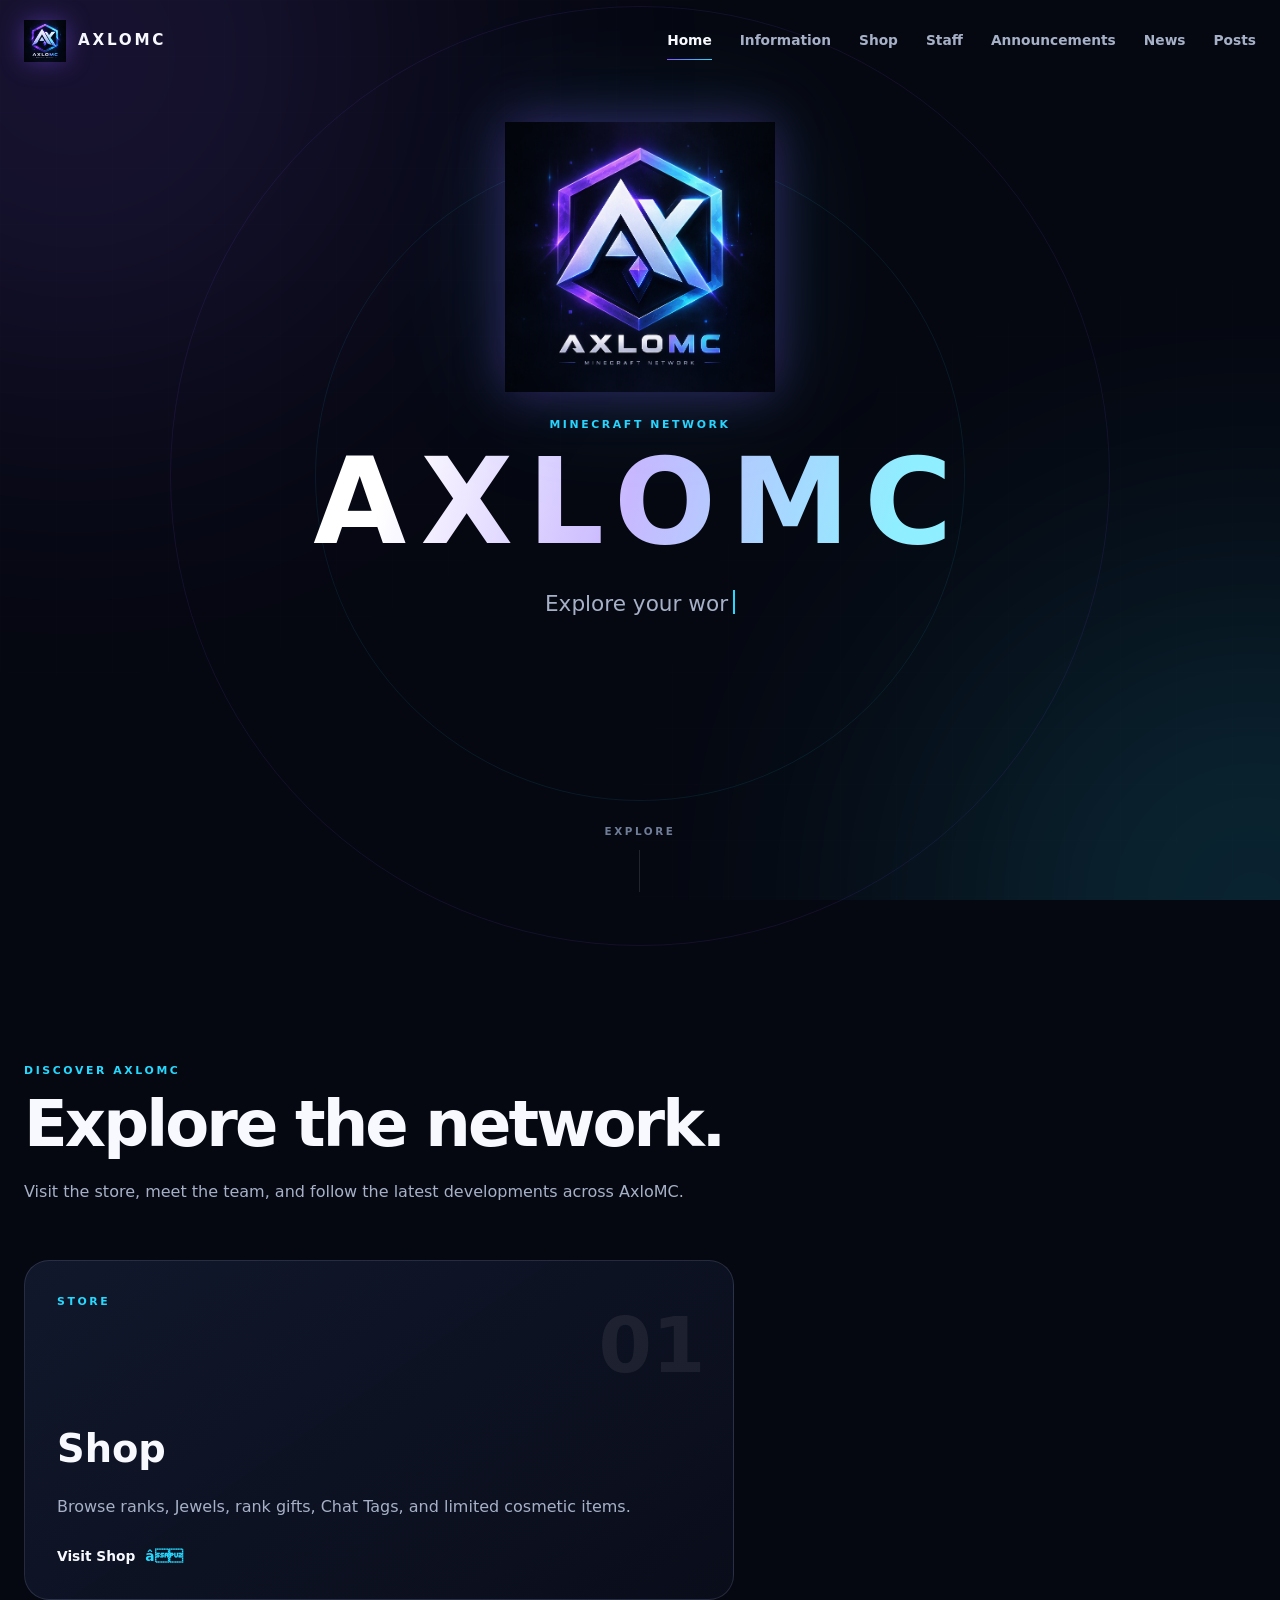
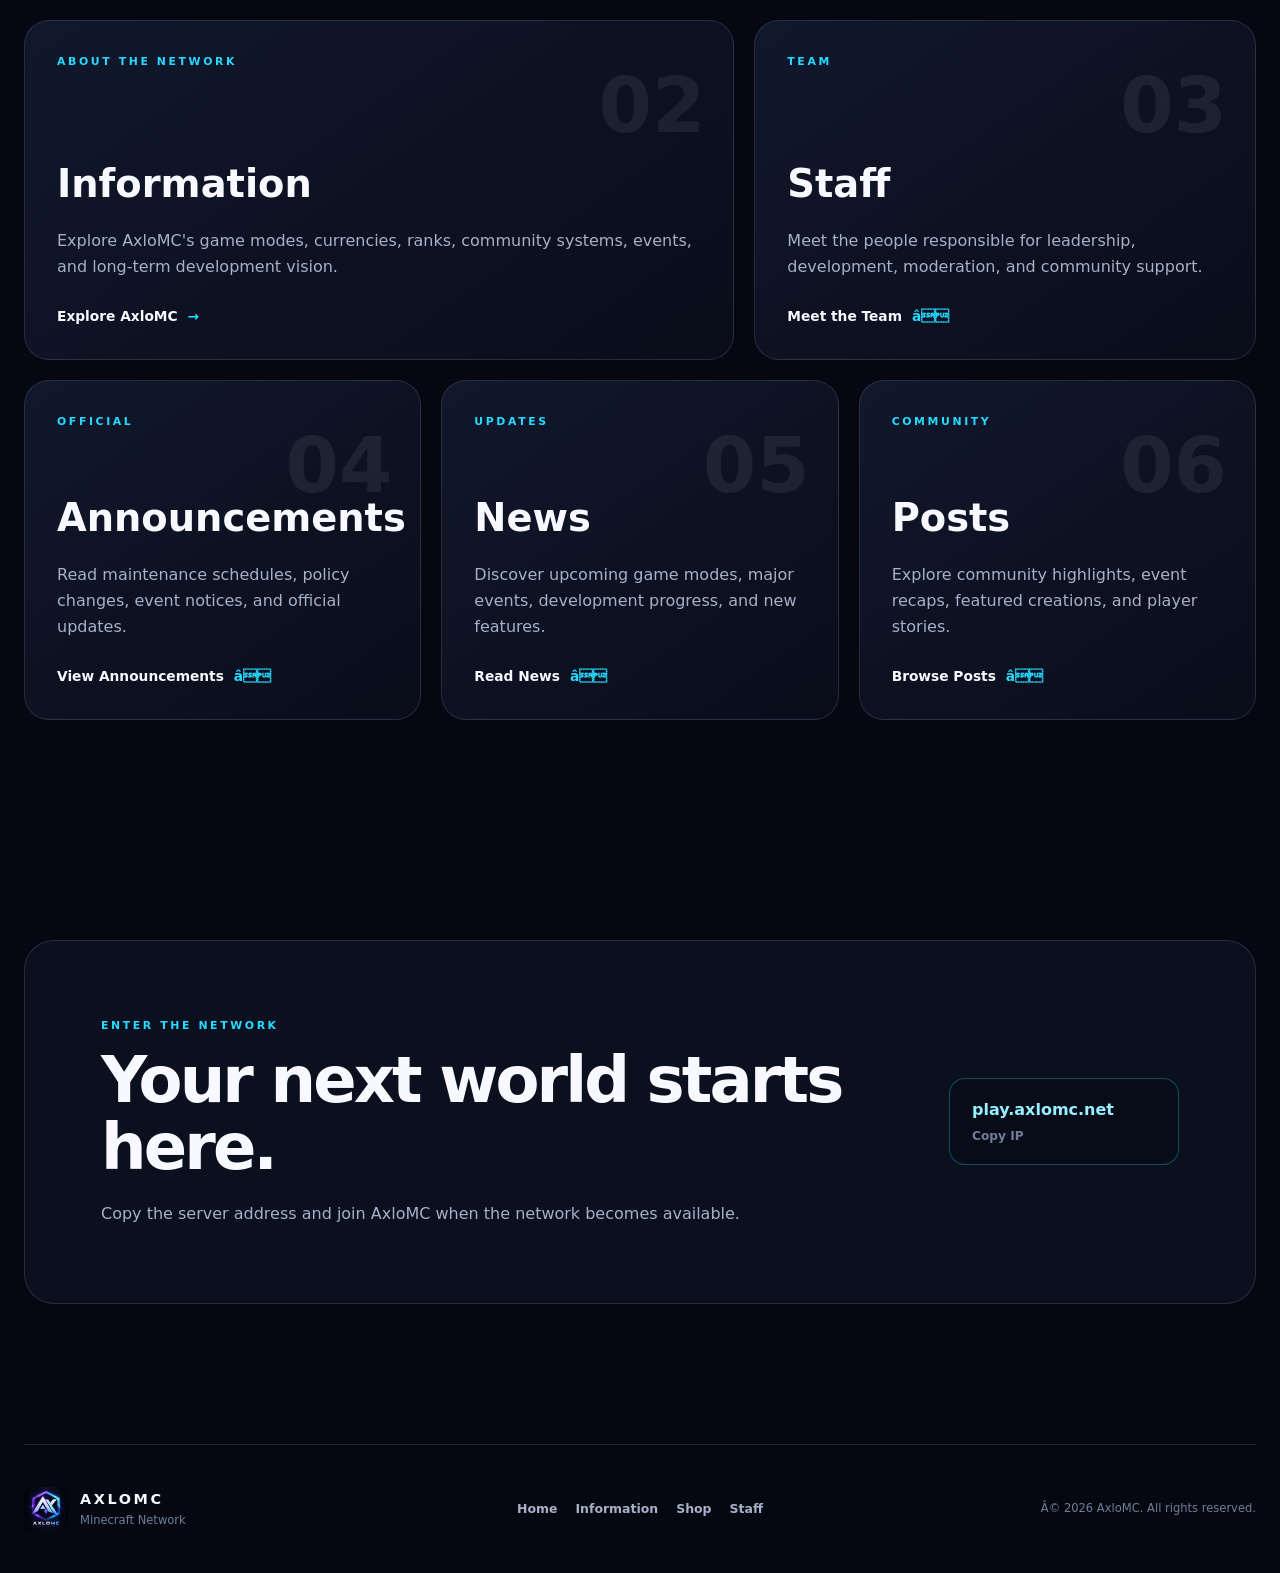
<file: index.html>
<!DOCTYPE html>
<html lang="en">
<head>
  <meta charset="UTF-8">
  <meta name="viewport" content="width=device-width, initial-scale=1.0">
  <meta name="description" content="AxloMC Minecraft Network">
  <meta name="theme-color" content="#060811">
  <title>AxloMC | Minecraft Network</title>
  <link rel="stylesheet" href="./style.css">
  <script src="./script.js" defer></script>
</head>
<body>
  <div class="page-background" aria-hidden="true"><div class="background-grid"></div><div class="glow glow-purple"></div><div class="glow glow-cyan"></div></div>
  <header class="site-header" id="siteHeader">
    <a class="brand" href="./index.html" aria-label="AxloMC home"><img src="./img/IMG_2433.png" alt="AxloMC logo"><span>AXLOMC</span></a>
    <button class="menu-button" id="menuButton" type="button" aria-label="Open navigation" aria-expanded="false" aria-controls="mainNavigation"><span></span><span></span><span></span></button>
    <nav class="main-navigation" id="mainNavigation" aria-label="Main navigation">
      <a class="active" href="./index.html">Home</a><a href="./shop.html">Shop</a><a href="./staff.html">Staff</a><a href="#announcements">Announcements</a><a href="#news">News</a><a href="#posts">Posts</a>
    </nav>
  </header>
  <main>
    <section class="hero-section" id="home">
      <div class="hero-ring hero-ring-large" aria-hidden="true"></div><div class="hero-ring hero-ring-small" aria-hidden="true"></div>
      <div class="hero-content">
        <img class="hero-logo" src="./img/IMG_2433.png" alt="AxloMC logo">
        <p class="eyebrow">MINECRAFT NETWORK</p><h1>AXLOMC</h1>
        <div class="typewriter" aria-live="polite"><span id="typewriterText"></span><span class="cursor" id="typewriterCursor" aria-hidden="true"></span></div>
        <div class="server-address" id="serverAddress"><span>SERVER ADDRESS</span><strong>play.axlomc.net</strong></div>
        <div class="hero-actions" id="heroActions">
          <button class="button button-primary" id="copyIpButton" type="button">Copy Server IP</button>
          <a class="button button-secondary" href="https://discord.gg/" target="_blank" rel="noopener noreferrer">Discord</a>
          <a class="button button-secondary" href="https://www.youtube.com/" target="_blank" rel="noopener noreferrer">YouTube</a>
        </div>
        <a class="scroll-indicator" href="#explore"><span>Explore</span><i aria-hidden="true"></i></a>
      </div>
    </section>
    <section class="content-section" id="explore">
      <div class="section-heading reveal"><p class="eyebrow">DISCOVER AXLOMC</p><h2>Explore the network.</h2><p>Visit the store, meet the team, and follow the latest developments across AxloMC.</p></div>
      <div class="feature-grid">
        <article class="feature-card wide rgb-interactive reveal"><span class="card-number">01</span><div><p class="eyebrow">STORE</p><h3>Shop</h3><p>Browse ranks, Jewels, rank gifts, Chat Tags, and limited cosmetic items.</p><a class="card-link" href="./shop.html">Visit Shop <span>â</span></a></div></article>
        <article class="feature-card rgb-interactive reveal"><span class="card-number">02</span><div><p class="eyebrow">TEAM</p><h3>Staff</h3><p>Meet the people responsible for leadership, development, moderation, and community support.</p><a class="card-link" href="./staff.html">Meet the Team <span>â</span></a></div></article>
        <article class="feature-card third rgb-interactive reveal" id="announcements"><span class="card-number">03</span><div><p class="eyebrow">OFFICIAL</p><h3>Announcements</h3><p>Read maintenance schedules, policy changes, event notices, and official updates.</p><a class="card-link" href="#announcements">View Announcements <span>â</span></a></div></article>
        <article class="feature-card third rgb-interactive reveal" id="news"><span class="card-number">04</span><div><p class="eyebrow">UPDATES</p><h3>News</h3><p>Discover upcoming game modes, major events, development progress, and new features.</p><a class="card-link" href="#news">Read News <span>â</span></a></div></article>
        <article class="feature-card third rgb-interactive reveal" id="posts"><span class="card-number">05</span><div><p class="eyebrow">COMMUNITY</p><h3>Posts</h3><p>Explore community highlights, event recaps, featured creations, and player stories.</p><a class="card-link" href="#posts">Browse Posts <span>â</span></a></div></article>
      </div>
    </section>
    <section class="content-section join-section"><div class="join-panel rgb-interactive reveal"><div><p class="eyebrow">ENTER THE NETWORK</p><h2>Your next world starts here.</h2><p>Copy the server address and join AxloMC when the network becomes available.</p></div><button class="copy-panel" id="joinCopyButton" type="button"><strong>play.axlomc.net</strong><span id="joinCopyLabel">Copy IP</span></button></div></section>
  </main>
  <footer class="site-footer"><div class="footer-brand"><img src="./img/IMG_2433.png" alt="AxloMC logo"><div><strong>AXLOMC</strong><span>Minecraft Network</span></div></div><nav><a href="./index.html">Home</a><a href="./shop.html">Shop</a><a href="./staff.html">Staff</a></nav><p>Â© <span id="currentYear"></span> AxloMC. All rights reserved.</p></footer>
  <div class="toast" id="toast" role="status" aria-live="polite">Server IP copied.</div>
</body>
</html>
</file>
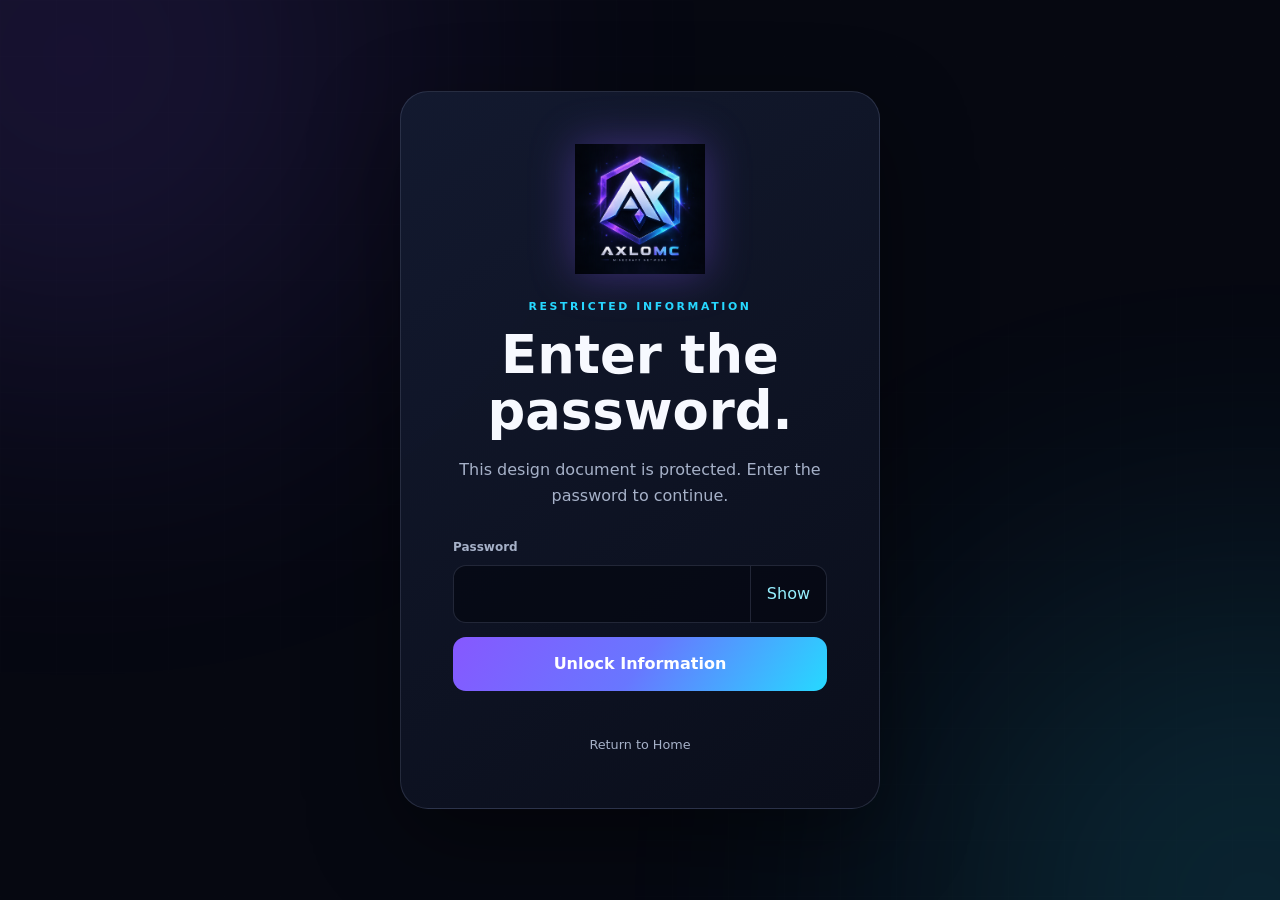
<file: information.html>
<!DOCTYPE html>
<html lang="en">
<head>
  <meta charset="UTF-8">
  <meta name="viewport" content="width=device-width, initial-scale=1.0">
  <meta name="description" content="Protected AxloMC network information.">
  <meta name="theme-color" content="#060811">
  <title>Information | AxloMC</title>
  <link rel="stylesheet" href="./information.css">
  <script src="./information.js" defer></script>
</head>
<body>
  <div class="page-background" aria-hidden="true"><div class="background-grid"></div><div class="glow glow-purple"></div><div class="glow glow-cyan"></div></div>
  <section class="access-gate" id="accessGate" aria-labelledby="accessTitle">
    <div class="access-card">
      <img src="./img/IMG_2433.png" alt="AxloMC logo">
      <p class="eyebrow">RESTRICTED INFORMATION</p>
      <h1 id="accessTitle">Enter the password.</h1>
      <p>This design document is protected. Enter the password to continue.</p>
      <form id="accessForm">
        <label for="accessPassword">Password</label>
        <div class="password-row"><input id="accessPassword" type="password" autocomplete="current-password" required><button id="togglePassword" type="button" aria-label="Show password">Show</button></div>
        <button class="unlock-button" id="unlockButton" type="submit">Unlock Information</button>
        <p class="access-message" id="accessMessage" role="status" aria-live="polite"></p>
      </form>
      <a class="return-link" href="./index.html">Return to Home</a>
    </div>
  </section>
  <div id="protectedSite" hidden>
    <header class="site-header" id="siteHeader"><a class="brand" href="./index.html" aria-label="AxloMC home"><img src="./img/IMG_2433.png" alt="AxloMC logo"><span>AXLOMC</span></a><button class="menu-button" id="menuButton" type="button" aria-label="Open navigation" aria-expanded="false" aria-controls="mainNavigation"><span></span><span></span><span></span></button><nav class="main-navigation" id="mainNavigation" aria-label="Main navigation"><a href="./index.html">Home</a><a class="active" href="./information.html">Information</a><a href="./shop.html">Shop</a><a href="./staff.html">Staff</a><button class="lock-button" id="lockButton" type="button">Lock Page</button></nav></header>
    <main><section class="information-hero" id="top"><div class="hero-ring hero-ring-large" aria-hidden="true"></div><div class="hero-ring hero-ring-small" aria-hidden="true"></div><div class="information-hero-content"><img class="information-logo" src="./img/IMG_2433.png" alt="AxloMC logo"><p class="eyebrow">COMPLETE NETWORK DESIGN DOCUMENT</p><h1>Everything planned <span>for AxloMC.</span></h1><p class="information-introduction">All text information from the original 107-slide AxloMC presentation is preserved below.</p><div class="information-actions"><a class="button button-primary" href="#overview">Start Reading</a><a class="button button-secondary" href="./shop.html">View Store</a></div><div class="concept-summary rgb-interactive"><div><strong>107</strong><span>Source Slides</span></div><i></i><div><strong>15</strong><span>Chapters</span></div><i></i><div><strong>1</strong><span>Connected Network</span></div></div></div></section><div class="chapter-navigation-wrap"><nav class="chapter-navigation" id="chapterNavigation" aria-label="Information chapters"></nav></div><div id="informationContent"></div></main>
    <footer class="site-footer"><div class="footer-brand"><img src="./img/IMG_2433.png" alt="AxloMC logo"><div><strong>AXLOMC</strong><span>Minecraft Network</span></div></div><nav><a href="./index.html">Home</a><a href="./information.html">Information</a><a href="./shop.html">Shop</a><a href="./staff.html">Staff</a></nav><p>Â© <span id="currentYear"></span> AxloMC. All rights reserved.</p></footer>
  </div>
</body>
</html>
</file>
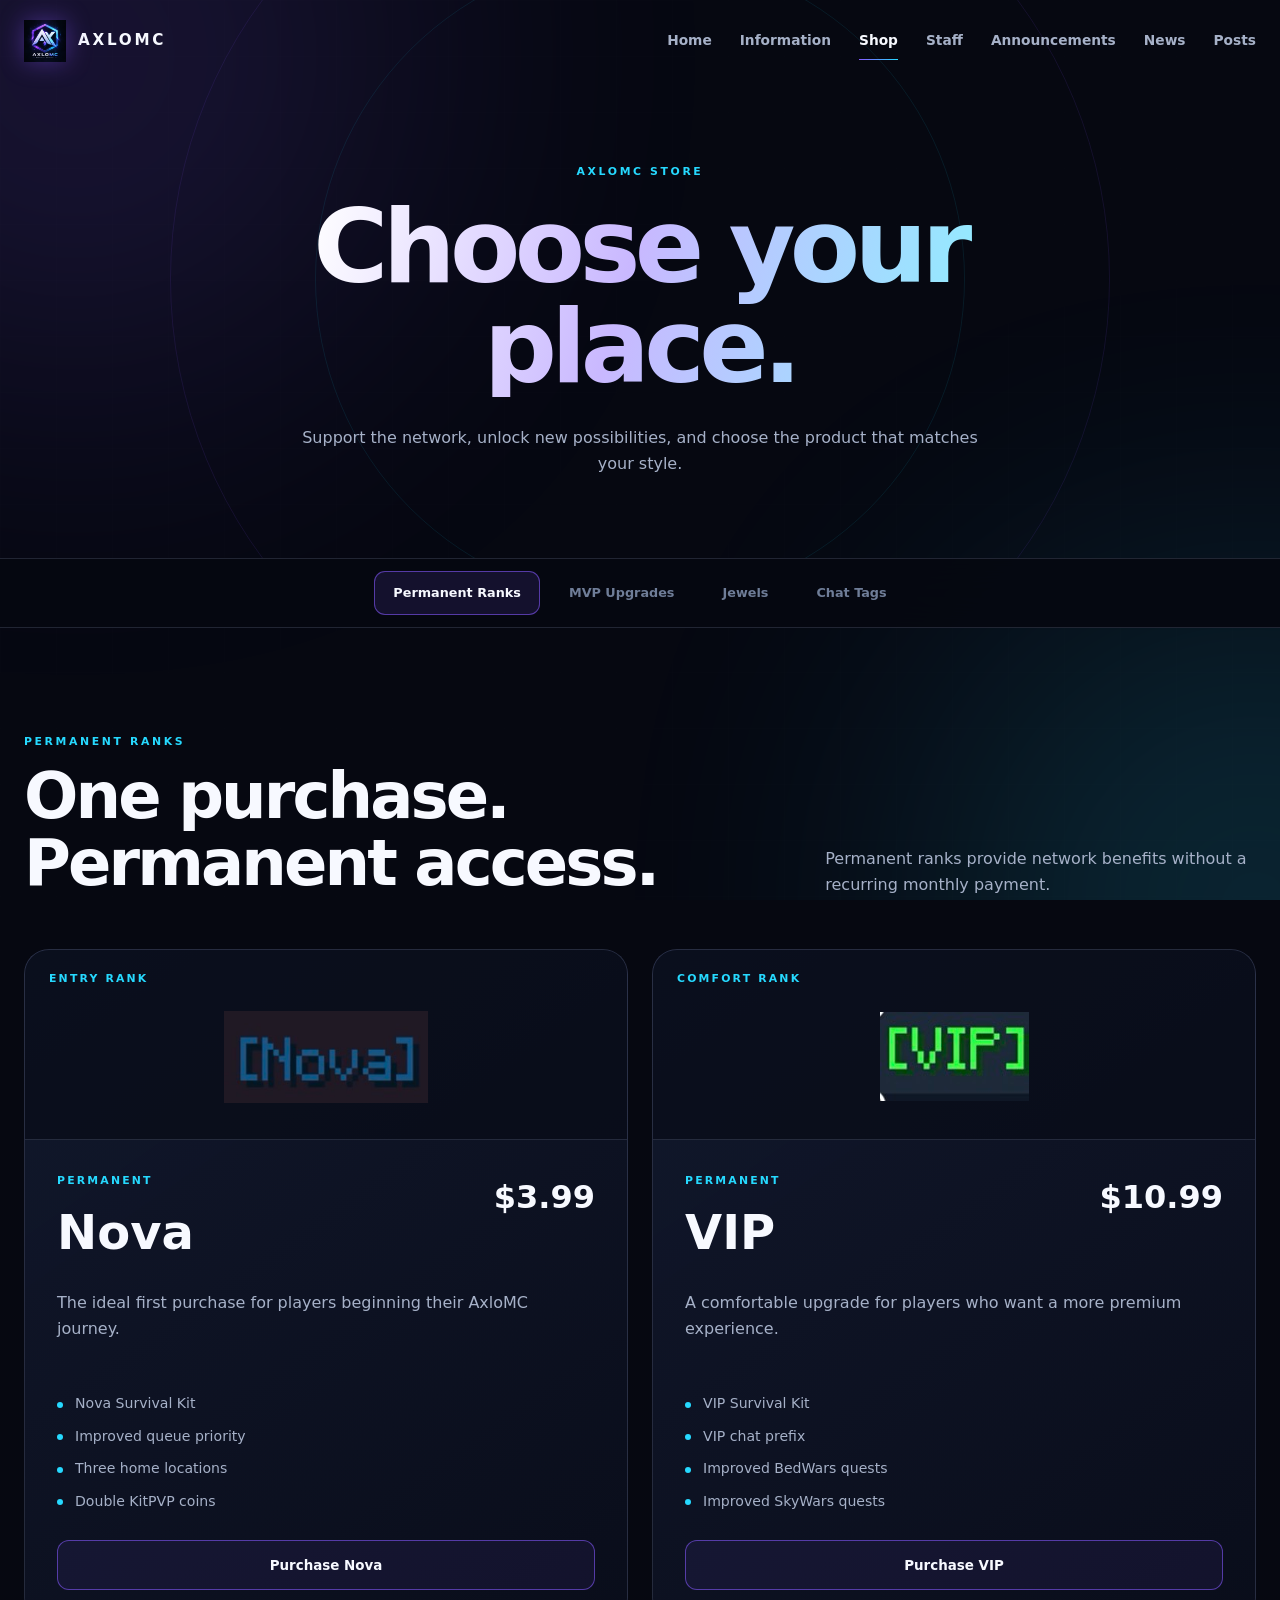
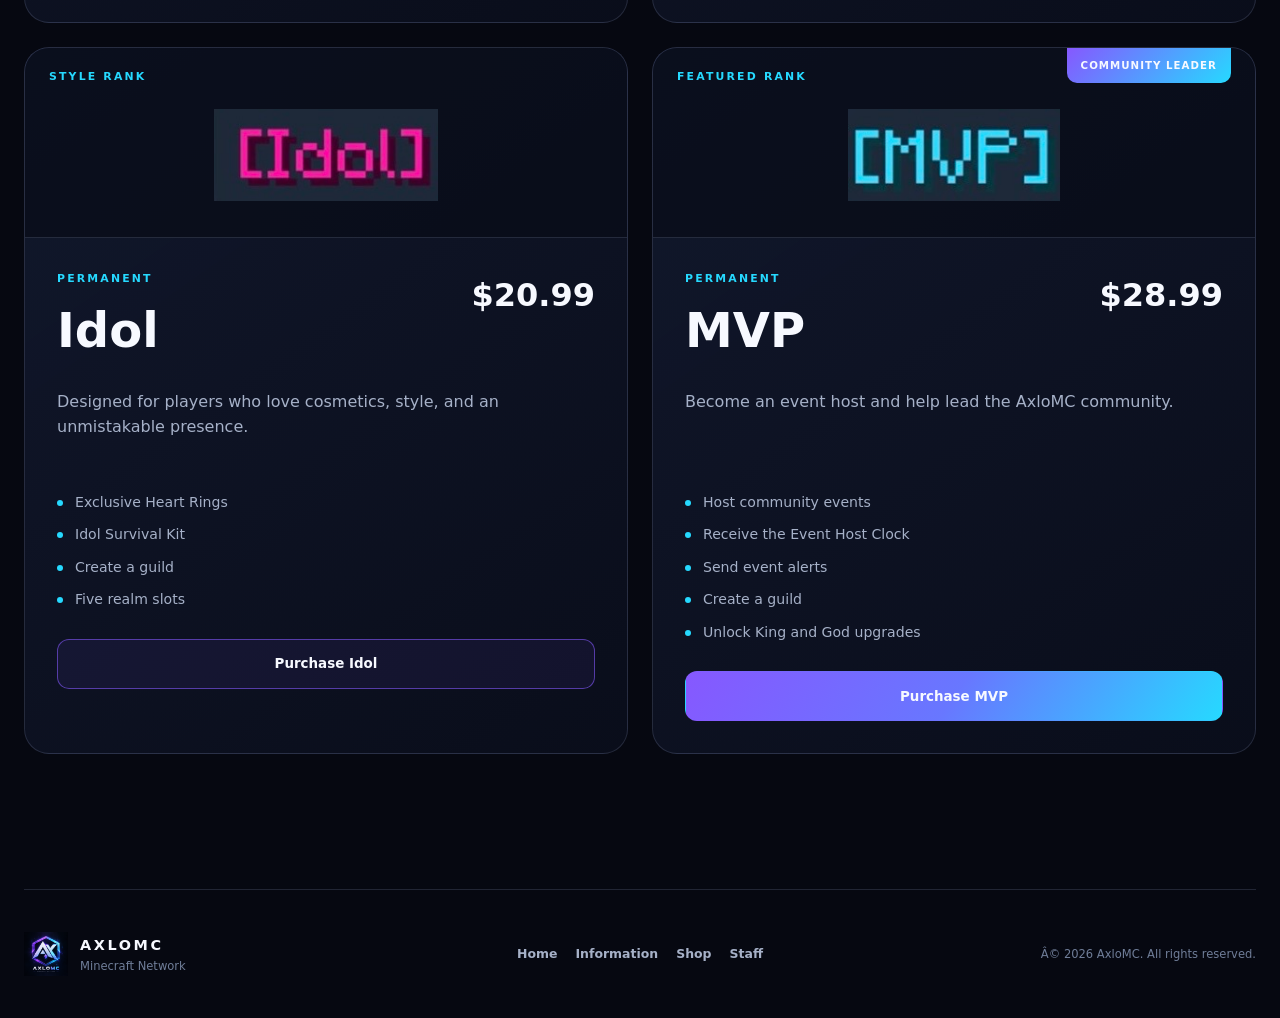
<file: shop.html>
<!DOCTYPE html>
<html lang="en">
<head>
  <meta charset="UTF-8">
  <meta name="viewport" content="width=device-width, initial-scale=1.0">
  <meta name="description" content="AxloMC Store">
  <meta name="theme-color" content="#060811">
  <title>Shop | AxloMC</title>
  <link rel="stylesheet" href="./shop.css">
  <script src="./shop.js" defer></script>
</head>
<body>
  <div class="page-background" aria-hidden="true"><div class="background-grid"></div><div class="glow glow-purple"></div><div class="glow glow-cyan"></div></div>
  <header class="site-header" id="siteHeader">
    <a class="brand" href="./index.html" aria-label="AxloMC home"><img src="./img/IMG_2433.png" alt="AxloMC logo"><span>AXLOMC</span></a>
    <button class="menu-button" id="menuButton" type="button" aria-label="Open navigation" aria-expanded="false" aria-controls="mainNavigation"><span></span><span></span><span></span></button>
    <nav class="main-navigation" id="mainNavigation" aria-label="Main navigation"><a href="./index.html">Home</a><a class="active" href="./shop.html">Shop</a><a href="./staff.html">Staff</a><a href="./index.html#announcements">Announcements</a><a href="./index.html#news">News</a><a href="./index.html#posts">Posts</a></nav>
  </header>
  <main>
    <section class="shop-hero"><div class="hero-ring hero-ring-large" aria-hidden="true"></div><div class="hero-ring hero-ring-small" aria-hidden="true"></div><div><p class="eyebrow">AXLOMC STORE</p><h1>Choose your place.</h1><p>Support the network, unlock new possibilities, and choose the product that matches your style.</p></div></section>
    <section class="shop-nav-wrap"><nav class="shop-nav" aria-label="Shop categories"><button class="shop-tab active" type="button" data-category="ranks">Permanent Ranks</button><button class="shop-tab" type="button" data-category="upgrades">MVP Upgrades</button><button class="shop-tab" type="button" data-category="jewels">Jewels</button><button class="shop-tab" type="button" data-category="tags">Chat Tags</button></nav></section>

    <section class="shop-panel" data-panel="ranks">
      <div class="shop-heading"><div><p class="eyebrow">PERMANENT RANKS</p><h2>One purchase. Permanent access.</h2></div><p>Permanent ranks provide network benefits without a recurring monthly payment.</p></div>
      <div class="product-grid">
        <article class="product-card rgb-interactive"><div class="product-image"><span>ENTRY RANK</span><img src="./img/Nova.jpeg" alt="Nova rank preview"></div><div class="product-content"><div class="product-title"><div><p>PERMANENT</p><h3>Nova</h3></div><strong>$3.99</strong></div><p>The ideal first purchase for players beginning their AxloMC journey.</p><ul><li>Nova Survival Kit</li><li>Improved queue priority</li><li>Three home locations</li><li>Double KitPVP coins</li></ul><button class="purchase-button" type="button" data-product="Nova Rank">Purchase Nova</button></div></article>
        <article class="product-card rgb-interactive"><div class="product-image"><span>COMFORT RANK</span><img src="./img/VIP.jpeg" alt="VIP rank preview"></div><div class="product-content"><div class="product-title"><div><p>PERMANENT</p><h3>VIP</h3></div><strong>$10.99</strong></div><p>A comfortable upgrade for players who want a more premium experience.</p><ul><li>VIP Survival Kit</li><li>VIP chat prefix</li><li>Improved BedWars quests</li><li>Improved SkyWars quests</li></ul><button class="purchase-button" type="button" data-product="VIP Rank">Purchase VIP</button></div></article>
        <article class="product-card rgb-interactive"><div class="product-image"><span>STYLE RANK</span><img src="./img/Idol.jpeg" alt="Idol rank preview"></div><div class="product-content"><div class="product-title"><div><p>PERMANENT</p><h3>Idol</h3></div><strong>$20.99</strong></div><p>Designed for players who love cosmetics, style, and an unmistakable presence.</p><ul><li>Exclusive Heart Rings</li><li>Idol Survival Kit</li><li>Create a guild</li><li>Five realm slots</li></ul><button class="purchase-button" type="button" data-product="Idol Rank">Purchase Idol</button></div></article>
        <article class="product-card rgb-interactive featured"><span class="featured-badge">COMMUNITY LEADER</span><div class="product-image"><span>FEATURED RANK</span><img src="./img/MVP.jpeg" alt="MVP rank preview"></div><div class="product-content"><div class="product-title"><div><p>PERMANENT</p><h3>MVP</h3></div><strong>$28.99</strong></div><p>Become an event host and help lead the AxloMC community.</p><ul><li>Host community events</li><li>Receive the Event Host Clock</li><li>Send event alerts</li><li>Create a guild</li><li>Unlock King and God upgrades</li></ul><button class="purchase-button gradient-button" type="button" data-product="MVP Rank">Purchase MVP</button></div></article>
      </div>
    </section>

    <section class="shop-panel" data-panel="upgrades" hidden>
      <div class="shop-heading"><div><p class="eyebrow">MVP REQUIRED</p><h2>Upgrade your MVP experience.</h2></div><p>King and God are optional monthly upgrades for players who already own MVP.</p></div>
      <div class="info-panel rgb-interactive"><strong>MVP ownership is required.</strong><p>King and God add monthly benefits on top of permanent MVP access.</p></div>
      <div class="product-grid">
        <article class="product-card rgb-interactive"><div class="product-image"><span>ROYAL UPGRADE</span><img src="./img/King.jpeg" alt="King rank preview"></div><div class="product-content"><div class="product-title"><div><p>MONTHLY</p><h3>King</h3></div><strong>$3.99<small>/ month</small></strong></div><p>An accessible royal upgrade for MVP players who want more style and personality.</p><ul><li>King Survival Kit</li><li>Nickname access</li><li>Custom tag access</li><li>Special network quests</li><li>Exclusive Event Royal alert</li></ul><button class="purchase-button" type="button" data-product="King Upgrade">Purchase King</button></div></article>
        <article class="product-card rgb-interactive"><div class="product-image"><span>ULTIMATE UPGRADE</span><img src="./img/God.jpeg" alt="God rank preview"></div><div class="product-content"><div class="product-title"><div><p>MONTHLY</p><h3>God</h3></div><strong>$8.99<small>/ month</small></strong></div><p>The ultimate upgrade for dedicated players who strongly support AxloMC.</p><ul><li>God Survival Kit</li><li>Fastest queue priority</li><li>Nickname access</li><li>Special network quests</li><li>Monthly 10,000 VX lottery entry</li></ul><button class="purchase-button gold-button" type="button" data-product="God Upgrade">Purchase God</button></div></article>
      </div>
    </section>

    <section class="shop-panel" data-panel="jewels" hidden>
      <div class="jewel-overview rgb-interactive"><div><p class="eyebrow">PREMIUM CURRENCY</p><h2>Jewels</h2><p>Jewels are AxloMC's purchase-only premium currency. Use Jewels to purchase ranks, unlock upgrades, or send rank gifts to other players.</p><div class="exchange"><span>100 Jewels</span><i></i><strong>$1.00 USD</strong></div></div><div class="usage"><div><span>01</span><p>Purchase-only premium currency</p></div><div><span>02</span><p>Purchase permanent ranks</p></div><div><span>03</span><p>Purchase King or God upgrades</p></div><div><span>04</span><p>Send rank gifts to other players</p></div></div></div>
      <div class="shop-heading packages"><div><p class="eyebrow">JEWEL PACKAGES</p><h2>Select a package.</h2></div><p>Larger packages include discounted prices.</p></div>
      <div class="jewel-grid">
        <article class="jewel-card rgb-interactive"><div class="jewel-symbol"></div><h3>500</h3><p>JEWELS</p><strong>$5.00</strong><button class="purchase-button" type="button" data-product="500 Jewels">Purchase</button></article>
        <article class="jewel-card rgb-interactive"><div class="jewel-symbol"></div><h3>1,000</h3><p>JEWELS</p><strong>$10.00</strong><button class="purchase-button" type="button" data-product="1,000 Jewels">Purchase</button></article>
        <article class="jewel-card rgb-interactive"><div class="jewel-symbol"></div><h3>2,000</h3><p>JEWELS</p><strong>$20.00</strong><button class="purchase-button" type="button" data-product="2,000 Jewels">Purchase</button></article>
        <article class="jewel-card rgb-interactive"><div class="jewel-symbol"></div><h3>3,500</h3><p>JEWELS</p><strong>$35.00</strong><button class="purchase-button" type="button" data-product="3,500 Jewels">Purchase</button></article>
        <article class="jewel-card rgb-interactive"><div class="jewel-symbol"></div><h3>5,000</h3><p>JEWELS</p><strong>$50.00</strong><button class="purchase-button" type="button" data-product="5,000 Jewels">Purchase</button></article>
        <article class="jewel-card sale rgb-interactive"><span class="sale-badge">SAVE $5</span><div class="jewel-symbol"></div><h3>7,500</h3><p>JEWELS</p><div class="sale-price"><strong>$70.00</strong><del>$75.00</del></div><button class="purchase-button gradient-button" type="button" data-product="7,500 Jewels">Purchase</button></article>
        <article class="jewel-card sale rgb-interactive"><span class="sale-badge">SAVE $10</span><div class="jewel-symbol"></div><h3>10,000</h3><p>JEWELS</p><div class="sale-price"><strong>$90.00</strong><del>$100.00</del></div><button class="purchase-button gradient-button" type="button" data-product="10,000 Jewels">Purchase</button></article>
        <article class="jewel-card sale best-value rgb-interactive"><span class="sale-badge">BEST VALUE</span><div class="jewel-symbol"></div><h3>20,000</h3><p>JEWELS</p><div class="sale-price"><strong>$175.00</strong><del>$200.00</del></div><button class="purchase-button gradient-button" type="button" data-product="20,000 Jewels">Purchase</button></article>
      </div>
    </section>

    <section class="shop-panel" data-panel="tags" hidden><div class="empty-panel rgb-interactive"><p class="eyebrow">CHAT TAGS</p><h2>Chat Tags are coming next.</h2><p>Common, Epic, Legendary, seasonal, custom, and special Chat Tags will appear here.</p></div></section>
  </main>
  <footer class="site-footer"><div class="footer-brand"><img src="./img/IMG_2433.png" alt="AxloMC logo"><div><strong>AXLOMC</strong><span>Minecraft Network</span></div></div><nav><a href="./index.html">Home</a><a href="./shop.html">Shop</a><a href="./staff.html">Staff</a></nav><p>Â© <span id="currentYear"></span> AxloMC. All rights reserved.</p></footer>
  <div class="purchase-modal" id="purchaseModal" aria-hidden="true"><div class="modal-backdrop" id="modalBackdrop"></div><div class="modal-dialog" role="dialog" aria-modal="true" aria-labelledby="modalTitle"><button class="modal-close" id="modalClose" type="button" aria-label="Close purchase window">Ã</button><p class="eyebrow">STORE PREVIEW</p><h2 id="modalTitle">Purchase</h2><p id="modalDescription">The AxloMC Store is currently being prepared.</p><button class="modal-confirm" id="modalConfirm" type="button">Close</button></div></div>
</body>
</html>
</file>
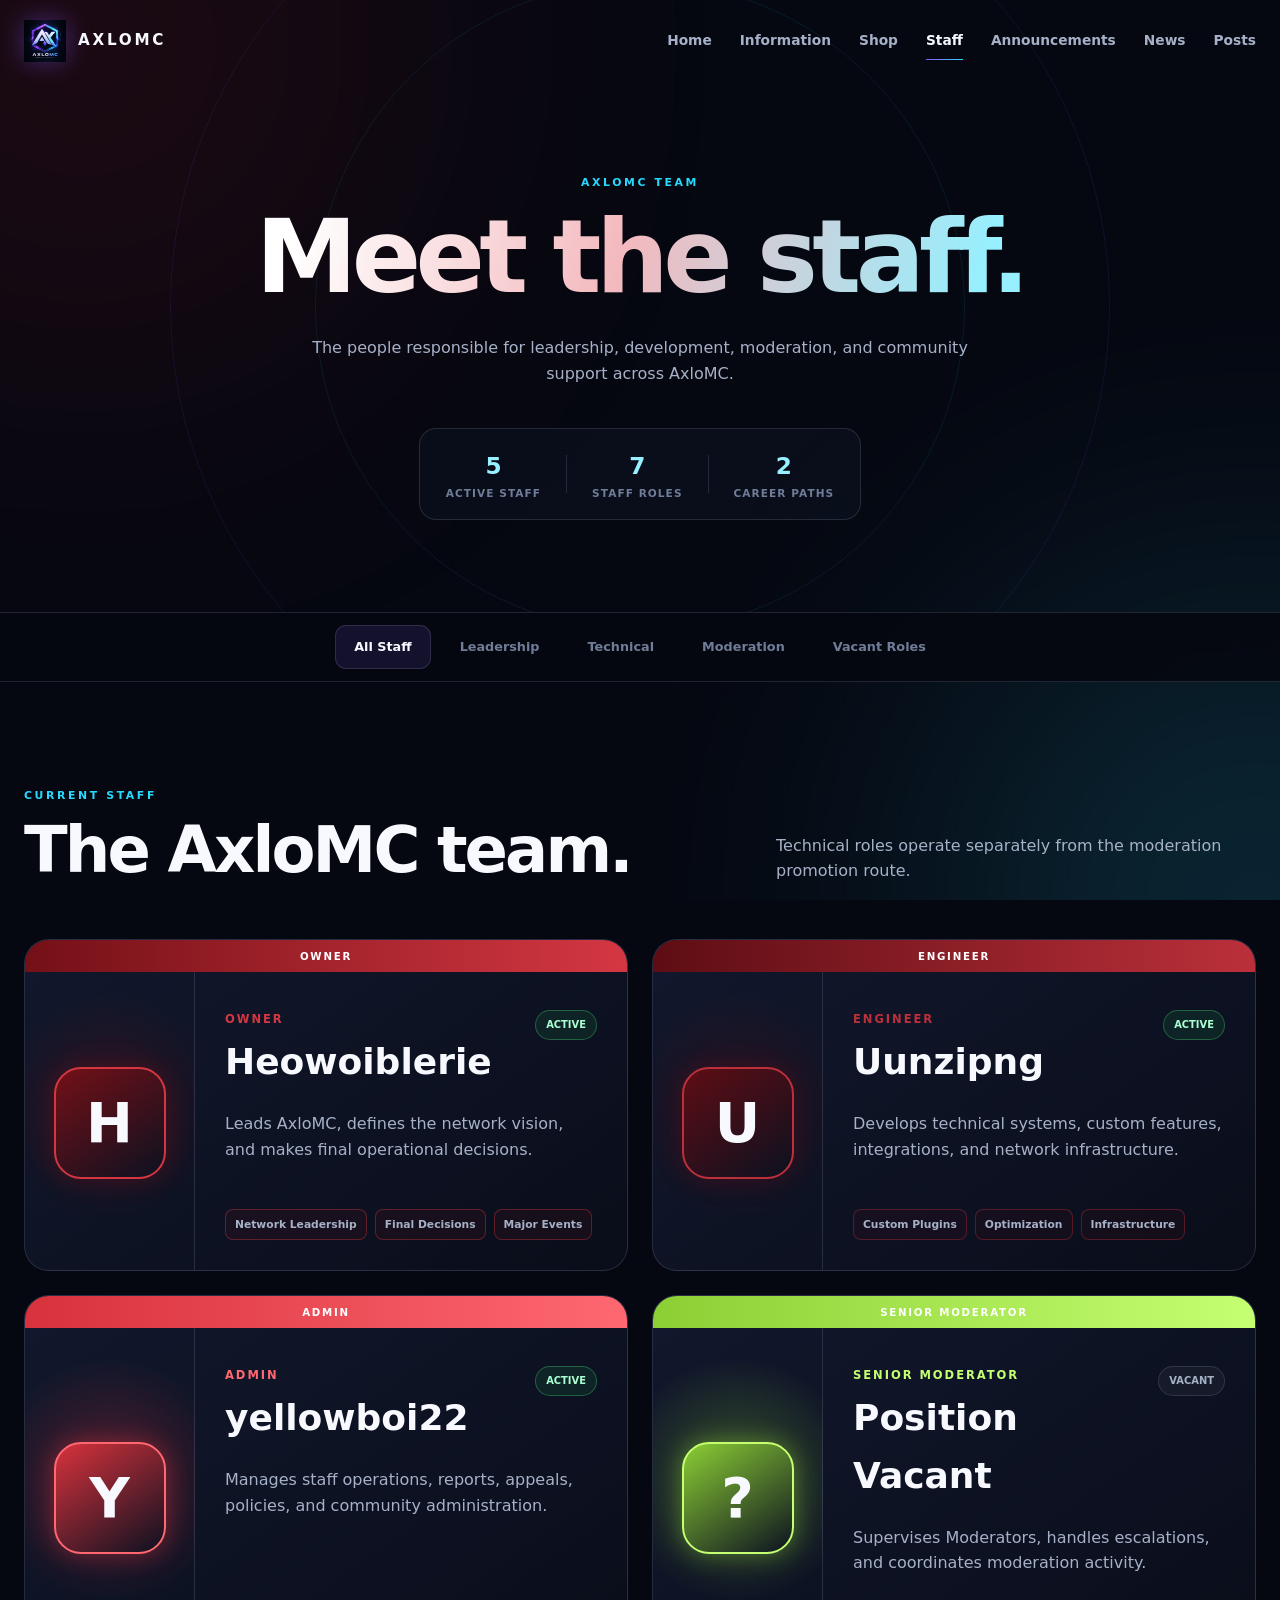
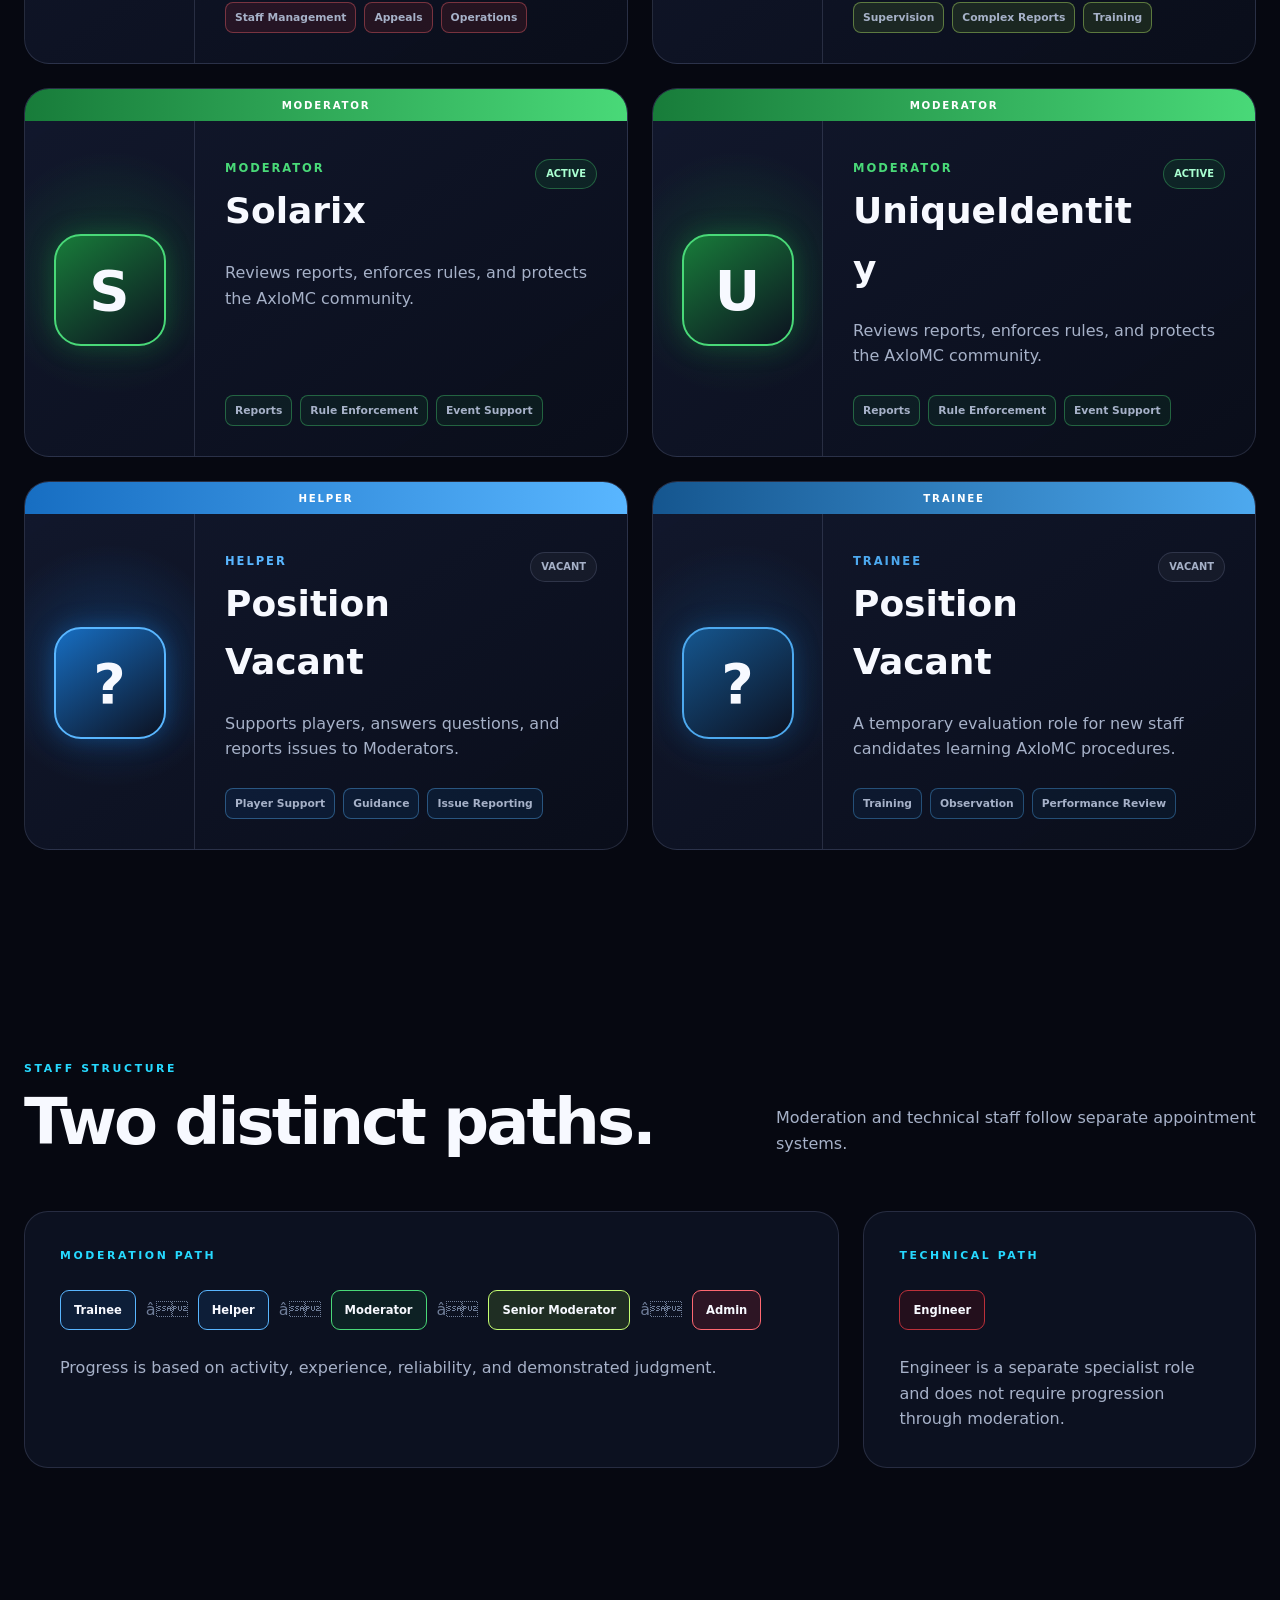
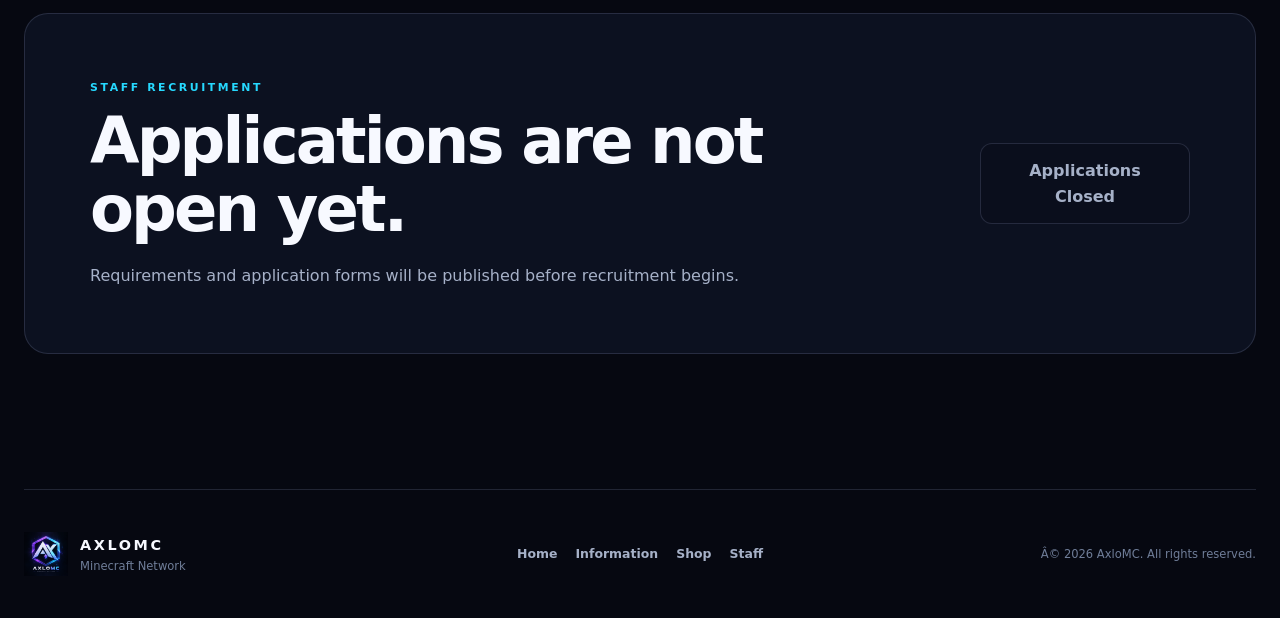
<file: staff.html>
<!DOCTYPE html>
<html lang="en">
<head>
  <meta charset="UTF-8">
  <meta name="viewport" content="width=device-width, initial-scale=1.0">
  <meta name="description" content="Meet the AxloMC staff team">
  <meta name="theme-color" content="#060811">
  <title>Staff | AxloMC</title>
  <link rel="stylesheet" href="./staff.css">
  <script src="./staff.js" defer></script>
</head>
<body>
  <div class="page-background" aria-hidden="true"><div class="background-grid"></div><div class="glow glow-red"></div><div class="glow glow-cyan"></div></div>
  <header class="site-header" id="siteHeader"><a class="brand" href="./index.html" aria-label="AxloMC home"><img src="./img/IMG_2433.png" alt="AxloMC logo"><span>AXLOMC</span></a><button class="menu-button" id="menuButton" type="button" aria-label="Open navigation" aria-expanded="false" aria-controls="mainNavigation"><span></span><span></span><span></span></button><nav class="main-navigation" id="mainNavigation" aria-label="Main navigation"><a href="./index.html">Home</a><a href="./shop.html">Shop</a><a class="active" href="./staff.html">Staff</a><a href="./index.html#announcements">Announcements</a><a href="./index.html#news">News</a><a href="./index.html#posts">Posts</a></nav></header>
  <main>
    <section class="staff-hero"><div class="hero-ring hero-ring-large" aria-hidden="true"></div><div class="hero-ring hero-ring-small" aria-hidden="true"></div><div><p class="eyebrow">AXLOMC TEAM</p><h1>Meet the staff.</h1><p>The people responsible for leadership, development, moderation, and community support across AxloMC.</p><div class="staff-summary rgb-interactive"><div><strong>5</strong><span>Active Staff</span></div><i></i><div><strong>7</strong><span>Staff Roles</span></div><i></i><div><strong>2</strong><span>Career Paths</span></div></div></div></section>
    <section class="staff-nav-wrap"><nav class="staff-nav" aria-label="Staff filters"><button class="staff-tab active" type="button" data-filter="all">All Staff</button><button class="staff-tab" type="button" data-filter="leadership">Leadership</button><button class="staff-tab" type="button" data-filter="technical">Technical</button><button class="staff-tab" type="button" data-filter="moderation">Moderation</button><button class="staff-tab" type="button" data-filter="vacant">Vacant Roles</button></nav></section>
    <section class="staff-section"><div class="staff-heading"><div><p class="eyebrow">CURRENT STAFF</p><h2>The AxloMC team.</h2></div><p>Technical roles operate separately from the moderation promotion route.</p></div><div class="staff-grid">
      <article class="staff-card role-owner rgb-interactive" data-groups="leadership"><div class="role-strip">OWNER</div><div class="profile-area"><div class="profile-placeholder">H</div></div><div class="staff-content"><div class="staff-title"><div><p>Owner</p><h3>Heowoiblerie</h3></div><span class="status active">Active</span></div><p>Leads AxloMC, defines the network vision, and makes final operational decisions.</p><div class="staff-tags"><span>Network Leadership</span><span>Final Decisions</span><span>Major Events</span></div></div></article>
      <article class="staff-card role-engineer rgb-interactive" data-groups="technical"><div class="role-strip">ENGINEER</div><div class="profile-area"><div class="profile-placeholder">U</div></div><div class="staff-content"><div class="staff-title"><div><p>Engineer</p><h3>Uunzipng</h3></div><span class="status active">Active</span></div><p>Develops technical systems, custom features, integrations, and network infrastructure.</p><div class="staff-tags"><span>Custom Plugins</span><span>Optimization</span><span>Infrastructure</span></div></div></article>
      <article class="staff-card role-admin rgb-interactive" data-groups="leadership"><div class="role-strip">ADMIN</div><div class="profile-area"><div class="profile-placeholder">Y</div></div><div class="staff-content"><div class="staff-title"><div><p>Admin</p><h3>yellowboi22</h3></div><span class="status active">Active</span></div><p>Manages staff operations, reports, appeals, policies, and community administration.</p><div class="staff-tags"><span>Staff Management</span><span>Appeals</span><span>Operations</span></div></div></article>
      <article class="staff-card role-senior rgb-interactive" data-groups="moderation vacant"><div class="role-strip">SENIOR MODERATOR</div><div class="profile-area"><div class="profile-placeholder">?</div></div><div class="staff-content"><div class="staff-title"><div><p>Senior Moderator</p><h3>Position Vacant</h3></div><span class="status vacant">Vacant</span></div><p>Supervises Moderators, handles escalations, and coordinates moderation activity.</p><div class="staff-tags"><span>Supervision</span><span>Complex Reports</span><span>Training</span></div></div></article>
      <article class="staff-card role-moderator rgb-interactive" data-groups="moderation"><div class="role-strip">MODERATOR</div><div class="profile-area"><div class="profile-placeholder">S</div></div><div class="staff-content"><div class="staff-title"><div><p>Moderator</p><h3>Solarix</h3></div><span class="status active">Active</span></div><p>Reviews reports, enforces rules, and protects the AxloMC community.</p><div class="staff-tags"><span>Reports</span><span>Rule Enforcement</span><span>Event Support</span></div></div></article>
      <article class="staff-card role-moderator rgb-interactive" data-groups="moderation"><div class="role-strip">MODERATOR</div><div class="profile-area"><div class="profile-placeholder">U</div></div><div class="staff-content"><div class="staff-title"><div><p>Moderator</p><h3>UniqueIdentity</h3></div><span class="status active">Active</span></div><p>Reviews reports, enforces rules, and protects the AxloMC community.</p><div class="staff-tags"><span>Reports</span><span>Rule Enforcement</span><span>Event Support</span></div></div></article>
      <article class="staff-card role-helper rgb-interactive" data-groups="moderation vacant"><div class="role-strip">HELPER</div><div class="profile-area"><div class="profile-placeholder">?</div></div><div class="staff-content"><div class="staff-title"><div><p>Helper</p><h3>Position Vacant</h3></div><span class="status vacant">Vacant</span></div><p>Supports players, answers questions, and reports issues to Moderators.</p><div class="staff-tags"><span>Player Support</span><span>Guidance</span><span>Issue Reporting</span></div></div></article>
      <article class="staff-card role-trainee rgb-interactive" data-groups="moderation vacant"><div class="role-strip">TRAINEE</div><div class="profile-area"><div class="profile-placeholder">?</div></div><div class="staff-content"><div class="staff-title"><div><p>Trainee</p><h3>Position Vacant</h3></div><span class="status vacant">Vacant</span></div><p>A temporary evaluation role for new staff candidates learning AxloMC procedures.</p><div class="staff-tags"><span>Training</span><span>Observation</span><span>Performance Review</span></div></div></article>
    </div></section>
    <section class="structure-section"><div class="staff-heading"><div><p class="eyebrow">STAFF STRUCTURE</p><h2>Two distinct paths.</h2></div><p>Moderation and technical staff follow separate appointment systems.</p></div><div class="path-grid"><article class="path-card rgb-interactive"><p class="eyebrow">MODERATION PATH</p><div class="path-flow"><span class="blue">Trainee</span><i>â</i><span class="blue">Helper</span><i>â</i><span class="green">Moderator</span><i>â</i><span class="lime">Senior Moderator</span><i>â</i><span class="red">Admin</span></div><p>Progress is based on activity, experience, reliability, and demonstrated judgment.</p></article><article class="path-card rgb-interactive"><p class="eyebrow">TECHNICAL PATH</p><div class="engineer-node">Engineer</div><p>Engineer is a separate specialist role and does not require progression through moderation.</p></article></div></section>
    <section class="recruitment-section"><div class="recruitment-panel rgb-interactive"><div><p class="eyebrow">STAFF RECRUITMENT</p><h2>Applications are not open yet.</h2><p>Requirements and application forms will be published before recruitment begins.</p></div><button id="applicationButton" type="button">Applications Closed</button></div></section>
  </main>
  <footer class="site-footer"><div class="footer-brand"><img src="./img/IMG_2433.png" alt="AxloMC logo"><div><strong>AXLOMC</strong><span>Minecraft Network</span></div></div><nav><a href="./index.html">Home</a><a href="./shop.html">Shop</a><a href="./staff.html">Staff</a></nav><p>Â© <span id="currentYear"></span> AxloMC. All rights reserved.</p></footer>
  <div class="toast" id="toast" role="status" aria-live="polite">Staff applications are currently closed.</div>
</body>
</html>
</file>
<file: style.css>
:root{--bg:#060811;--surface:#101626;--surface2:#0b1020;--border:rgba(170,185,225,.17);--text:#f7f9ff;--muted:#a6b1c8;--subtle:#6f7d98;--purple:#8658ff;--cyan:#26d9ff;--cyan2:#96f0ff;--success:#76efc1;--header:82px;--max:1240px}*{box-sizing:border-box;margin:0;padding:0}html{scroll-behavior:smooth;scroll-padding-top:95px}body{min-width:320px;min-height:100vh;overflow-x:hidden;color:var(--text);background:var(--bg);font-family:Inter,system-ui,-apple-system,BlinkMacSystemFont,"Segoe UI",sans-serif;line-height:1.6;-webkit-font-smoothing:antialiased}body.menu-open,body.modal-open{overflow:hidden}a{color:inherit;text-decoration:none}button{color:inherit;font:inherit}button,a{-webkit-tap-highlight-color:transparent}img{display:block;max-width:100%}[hidden]{display:none!important}.page-background{position:fixed;inset:0;z-index:-10;overflow:hidden;pointer-events:none}.background-grid{position:absolute;inset:0;opacity:.14;background-image:linear-gradient(rgba(255,255,255,.035) 1px,transparent 1px),linear-gradient(90deg,rgba(255,255,255,.035) 1px,transparent 1px);background-size:56px 56px}.glow{position:absolute;width:650px;height:650px;border-radius:50%;opacity:.16;filter:blur(150px)}.glow-purple{top:-270px;left:-250px;background:var(--purple)}.glow-cyan{right:-300px;bottom:-330px;background:var(--cyan)}.site-header{position:fixed;top:0;left:0;z-index:1000;width:100%;height:var(--header);display:flex;align-items:center;justify-content:space-between;padding:0 max(24px,calc((100vw - var(--max))/2));border-bottom:1px solid transparent;transition:.22s ease}.site-header.scrolled{height:70px;border-bottom-color:var(--border);background:rgba(6,8,17,.9);backdrop-filter:blur(20px)}.brand{display:inline-flex;align-items:center;gap:12px;font-size:.95rem;font-weight:800;letter-spacing:.18em}.brand img{width:42px;height:42px;object-fit:contain;filter:drop-shadow(0 0 12px rgba(134,88,255,.4))}.main-navigation{display:flex;align-items:center;gap:28px}.main-navigation a{position:relative;color:var(--muted);font-size:.86rem;font-weight:600}.main-navigation a::after{content:"";position:absolute;right:0;bottom:-8px;left:0;height:1px;background:linear-gradient(90deg,var(--purple),var(--cyan));transform:scaleX(0);transition:.22s ease}.main-navigation a:hover,.main-navigation a.active{color:var(--text)}.main-navigation a:hover::after,.main-navigation a.active::after{transform:scaleX(1)}.menu-button{display:none;width:44px;height:44px;align-items:center;justify-content:center;flex-direction:column;gap:6px;border:1px solid var(--border);border-radius:12px;background:rgba(14,19,34,.82);cursor:pointer}.menu-button span{width:19px;height:1px;background:currentColor;transition:.22s ease}.menu-button.active span:nth-child(1){transform:translateY(7px) rotate(45deg)}.menu-button.active span:nth-child(2){opacity:0}.menu-button.active span:nth-child(3){transform:translateY(-7px) rotate(-45deg)}.hero-section{position:relative;min-height:100svh;display:grid;place-items:center;overflow:hidden;padding:calc(var(--header) + 40px) 24px 60px}.hero-ring{position:absolute;top:50%;left:50%;aspect-ratio:1;border-radius:50%;transform:translate(-50%,-50%);pointer-events:none}.hero-ring-large{width:min(940px,90vw);border:1px solid rgba(134,88,255,.11)}.hero-ring-small{width:min(650px,72vw);border:1px solid rgba(38,217,255,.09)}.hero-content{position:relative;z-index:2;width:min(920px,100%);display:flex;align-items:center;flex-direction:column;text-align:center}.hero-logo{width:clamp(170px,24vw,270px);margin-bottom:24px;opacity:0;transform:translateY(24px) scale(.92);filter:drop-shadow(0 0 24px rgba(134,88,255,.32)) drop-shadow(0 0 58px rgba(38,217,255,.12));animation:logoEntry 1s .15s forwards}@keyframes logoEntry{to{opacity:1;transform:none}}.eyebrow{color:var(--cyan);font-size:.68rem;font-weight:700;letter-spacing:.24em}.hero-content h1{margin-top:12px;color:transparent;background:linear-gradient(105deg,#fff 12%,#c9b8ff 48%,#8feeff 88%);background-clip:text;-webkit-background-clip:text;font-size:clamp(3.5rem,10vw,7.5rem);font-weight:800;letter-spacing:.12em;line-height:.95}.typewriter{min-height:38px;margin-top:28px;color:var(--muted);font-size:clamp(1rem,2.3vw,1.35rem);font-weight:500}.cursor{display:inline-block;width:2px;height:1.1em;margin-left:5px;vertical-align:-.12em;background:var(--cyan);animation:blink .78s steps(1) infinite}.cursor.hidden{display:none}@keyframes blink{50%{opacity:0}}.server-address{display:flex;align-items:center;gap:12px;margin-top:26px;padding:10px 16px;border:1px solid var(--border);border-radius:999px;background:rgba(13,18,32,.66);opacity:0;transform:translateY(18px);transition:.7s ease}.server-address.visible{opacity:1;transform:none}.server-address span{color:var(--subtle);font-size:.63rem;font-weight:700;letter-spacing:.16em}.server-address strong{color:var(--cyan2);font-size:.84rem}.hero-actions{display:flex;flex-wrap:wrap;justify-content:center;gap:13px;margin-top:28px;opacity:0;transform:translateY(24px);transition:.75s ease}.hero-actions.visible{opacity:1;transform:none}.button{min-width:150px;min-height:50px;display:inline-flex;align-items:center;justify-content:center;padding:13px 24px;border:1px solid transparent;border-radius:13px;font-size:.88rem;font-weight:700;cursor:pointer;transition:.22s ease}.button:hover{transform:translateY(-3px)}.button-primary{background:linear-gradient(125deg,var(--purple),#6b78ff 55%,var(--cyan))}.button-primary.copied{color:#061810;background:var(--success)}.button-secondary{border-color:var(--border);background:rgba(14,19,34,.72)}.scroll-indicator{display:flex;align-items:center;flex-direction:column;gap:10px;margin-top:50px;color:var(--subtle);font-size:.65rem;font-weight:700;letter-spacing:.25em;text-transform:uppercase}.scroll-indicator i{position:relative;width:1px;height:42px;overflow:hidden;background:rgba(255,255,255,.12)}.scroll-indicator i::after{content:"";position:absolute;top:-100%;left:0;width:100%;height:70%;background:linear-gradient(to bottom,transparent,var(--cyan),transparent);animation:scrollLine 1.8s ease-in-out infinite}@keyframes scrollLine{to{top:150%}}.content-section{width:min(var(--max),calc(100% - 48px));margin:0 auto;padding:110px 0}.section-heading{max-width:720px;margin-bottom:56px}.section-heading h2,.join-panel h2{margin-top:12px;font-size:clamp(2.3rem,5vw,4.4rem);font-weight:800;letter-spacing:-.045em;line-height:1.05}.section-heading>p:last-child,.join-panel>div>p:last-child{margin-top:20px;color:var(--muted)}.feature-grid{display:grid;grid-template-columns:repeat(12,1fr);gap:20px}.feature-card{position:relative;min-height:340px;display:flex;overflow:hidden;padding:32px;border:1px solid var(--border);border-radius:25px;background:linear-gradient(145deg,rgba(20,27,49,.84),rgba(10,14,27,.94))}.feature-card.wide{grid-column:span 7}.feature-card:not(.wide):not(.third){grid-column:span 5}.feature-card.third{grid-column:span 4}.card-number{position:absolute;top:24px;right:28px;color:rgba(255,255,255,.07);font-size:4.8rem;font-weight:800}.feature-card>div{position:relative;z-index:2;width:100%;display:flex;align-items:flex-start;flex-direction:column}.feature-card h3{margin-top:auto;font-size:clamp(1.8rem,3vw,2.6rem)}.feature-card div>p:not(.eyebrow){margin-top:14px;color:var(--muted)}.card-link{display:inline-flex;align-items:center;gap:10px;margin-top:26px;font-size:.86rem;font-weight:700}.card-link span{color:var(--cyan)}.join-panel{position:relative;display:flex;align-items:center;justify-content:space-between;gap:50px;overflow:hidden;padding:clamp(36px,7vw,76px);border:1px solid var(--border);border-radius:30px;background:rgba(13,18,34,.88)}.copy-panel{min-width:230px;display:flex;align-items:flex-start;flex-direction:column;gap:4px;padding:18px 22px;border:1px solid rgba(38,217,255,.32);border-radius:16px;background:rgba(7,12,24,.72);cursor:pointer}.copy-panel strong{color:var(--cyan2)}.copy-panel span{color:var(--subtle);font-size:.76rem;font-weight:700}.rgb-interactive{cursor:pointer;transition:transform .25s ease,border-color .25s ease,box-shadow .25s ease}.rgb-interactive:hover{transform:translateY(-6px)}.rgb-interactive.rgb-active{animation:rgbGlow 2.4s linear infinite;border-color:#ff3b7b;box-shadow:0 0 14px #ff3b7b,0 0 26px #26d9ff,0 0 42px rgba(134,88,255,.45)}@keyframes rgbGlow{0%{border-color:#ff3b7b;box-shadow:0 0 15px rgba(255,59,123,.75),0 0 32px rgba(255,59,123,.25)}16%{border-color:#ff9f43;box-shadow:0 0 15px rgba(255,159,67,.75),0 0 32px rgba(255,159,67,.25)}33%{border-color:#f5e642;box-shadow:0 0 15px rgba(245,230,66,.75),0 0 32px rgba(245,230,66,.25)}50%{border-color:#42ef78;box-shadow:0 0 15px rgba(66,239,120,.75),0 0 32px rgba(66,239,120,.25)}66%{border-color:#2ee8ff;box-shadow:0 0 15px rgba(46,232,255,.75),0 0 32px rgba(46,232,255,.25)}83%{border-color:#a855f7;box-shadow:0 0 15px rgba(168,85,247,.75),0 0 32px rgba(168,85,247,.25)}100%{border-color:#ff3b7b;box-shadow:0 0 15px rgba(255,59,123,.75),0 0 32px rgba(255,59,123,.25)}}.reveal{opacity:0;transform:translateY(34px);transition:opacity .76s ease,transform .76s ease}.reveal.visible{opacity:1;transform:none}.site-footer{width:min(var(--max),calc(100% - 48px));display:grid;grid-template-columns:1fr auto 1fr;align-items:center;gap:30px;margin:30px auto 0;padding:42px 0;border-top:1px solid var(--border)}.footer-brand{display:inline-flex;align-items:center;gap:12px}.footer-brand img{width:44px;height:44px;object-fit:contain}.footer-brand div{display:flex;flex-direction:column}.footer-brand strong{font-size:.9rem;letter-spacing:.18em}.footer-brand span,.site-footer>p{color:var(--subtle);font-size:.72rem}.site-footer nav{display:flex;flex-wrap:wrap;justify-content:center;gap:18px}.site-footer nav a{color:var(--muted);font-size:.78rem;font-weight:600}.site-footer>p{justify-self:end;text-align:right}.toast{position:fixed;right:24px;bottom:24px;z-index:2000;padding:14px 18px;border:1px solid rgba(118,239,193,.36);border-radius:13px;color:var(--success);background:rgba(8,24,19,.95);opacity:0;pointer-events:none;transform:translateY(20px);transition:.22s ease}.toast.visible{opacity:1;transform:none}:focus-visible{outline:2px solid var(--cyan);outline-offset:4px}@media(max-width:900px){.feature-card.wide,.feature-card:not(.wide):not(.third){grid-column:span 6}.feature-card.third{grid-column:span 4}.site-footer{grid-template-columns:1fr;justify-items:center;text-align:center}.site-footer>p{justify-self:center;text-align:center}}@media(max-width:760px){:root{--header:72px}.site-header{padding:0 18px}.menu-button{display:flex}.main-navigation{position:fixed;top:72px;right:14px;left:14px;display:flex;align-items:stretch;flex-direction:column;gap:0;padding:14px;border:1px solid var(--border);border-radius:18px;background:rgba(8,11,22,.98);opacity:0;pointer-events:none;transform:translateY(-12px);transition:.22s ease}.main-navigation.open{opacity:1;pointer-events:auto;transform:none}.main-navigation a{padding:15px}.main-navigation a::after{display:none}.feature-grid{grid-template-columns:1fr}.feature-card.wide,.feature-card:not(.wide):not(.third),.feature-card.third{grid-column:auto}.content-section{width:min(100% - 32px,var(--max));padding:80px 0}.join-panel{align-items:flex-start;flex-direction:column}.copy-panel{width:100%}.site-footer{width:calc(100% - 32px)}}@media(max-width:520px){.hero-content h1{font-size:3.2rem}.hero-actions{width:100%;flex-direction:column}.button{width:100%}.server-address{align-items:flex-start;flex-direction:column;border-radius:14px}}@media(prefers-reduced-motion:reduce){*,*::before,*::after{animation-duration:.01ms!important;animation-iteration-count:1!important;transition-duration:.01ms!important}.reveal,.hero-logo{opacity:1;transform:none}}
</file>
<file: information.css>
@import url("./style.css");
.access-gate{min-height:100svh;display:grid;place-items:center;padding:30px}.access-card{width:min(480px,100%);padding:clamp(30px,7vw,52px);border:1px solid var(--border);border-radius:28px;background:linear-gradient(145deg,rgba(20,27,49,.94),rgba(10,14,27,.98));box-shadow:0 30px 90px rgba(0,0,0,.42);text-align:center}.access-card>img{width:130px;margin:0 auto 24px;filter:drop-shadow(0 0 22px rgba(134,88,255,.38))}.access-card h1{margin-top:12px;font-size:clamp(2rem,7vw,3.3rem);line-height:1.06}.access-card>p:not(.eyebrow){margin-top:18px;color:var(--muted)}#accessForm{margin-top:30px;text-align:left}#accessForm label{display:block;margin-bottom:8px;color:var(--muted);font-size:.75rem;font-weight:700}.password-row{display:grid;grid-template-columns:1fr auto;overflow:hidden;border:1px solid var(--border);border-radius:13px;background:rgba(5,8,17,.72)}.password-row:focus-within{border-color:var(--cyan)}.password-row input{min-width:0;padding:15px;border:0;outline:0;color:var(--text);background:transparent;font:inherit}.password-row button{padding:0 16px;border:0;border-left:1px solid var(--border);color:var(--cyan2);background:transparent;cursor:pointer}.unlock-button{width:100%;margin-top:14px;padding:14px;border:0;border-radius:13px;color:#fff;background:linear-gradient(125deg,var(--purple),#6877ff,var(--cyan));font-weight:800;cursor:pointer}.unlock-button:disabled{opacity:.65;cursor:wait}.access-message{min-height:24px;margin-top:12px!important;color:#ff8d9a!important;font-size:.8rem}.return-link{display:inline-block;margin-top:8px;color:var(--muted);font-size:.8rem}.lock-button{padding:9px 13px;border:1px solid rgba(255,110,130,.3);border-radius:10px;color:#ff9aa7;background:rgba(255,70,95,.08);font-size:.78rem;font-weight:700;cursor:pointer}.information-hero{position:relative;min-height:92svh;display:grid;place-items:center;overflow:hidden;padding:calc(var(--header) + 70px) 24px 80px}.information-hero-content{position:relative;z-index:2;width:min(980px,100%);display:flex;align-items:center;flex-direction:column;text-align:center}.information-logo{width:clamp(135px,18vw,220px);margin-bottom:26px;filter:drop-shadow(0 0 24px rgba(134,88,255,.35))}.information-hero h1{max-width:940px;margin-top:16px;color:transparent;background:linear-gradient(105deg,#fff 12%,#c9b8ff 48%,#8feeff 88%);background-clip:text;-webkit-background-clip:text;font-size:clamp(3.4rem,8vw,7rem);font-weight:800;letter-spacing:-.055em;line-height:.98}.information-hero h1 span{display:block}.information-introduction{max-width:780px;margin-top:28px;color:var(--muted);font-size:clamp(1rem,2vw,1.17rem)}.information-actions{display:flex;flex-wrap:wrap;justify-content:center;gap:13px;margin-top:30px}.concept-summary{display:inline-flex;align-items:center;gap:28px;margin-top:46px;padding:20px 28px;border:1px solid var(--border);border-radius:18px;background:rgba(12,17,31,.72)}.concept-summary div{display:flex;align-items:center;flex-direction:column}.concept-summary strong{color:var(--cyan2);font-size:1.5rem}.concept-summary span{color:var(--subtle);font-size:.63rem;font-weight:700;letter-spacing:.1em;text-transform:uppercase}.concept-summary i{width:1px;height:40px;background:var(--border)}.chapter-navigation-wrap{position:sticky;top:70px;z-index:100;width:100%;overflow-x:auto;padding:12px 18px;border-top:1px solid var(--border);border-bottom:1px solid var(--border);background:rgba(6,8,17,.94);backdrop-filter:blur(20px)}.chapter-navigation{width:max-content;min-width:min(100%,var(--max));display:flex;justify-content:center;gap:7px;margin:0 auto}.chapter-navigation a{padding:10px 14px;border:1px solid transparent;border-radius:10px;color:var(--subtle);font-size:.76rem;font-weight:700;white-space:nowrap}.chapter-navigation a.active{color:var(--text);border-color:rgba(134,88,255,.55);background:rgba(134,88,255,.12)}.information-section{width:min(var(--max),calc(100% - 48px));margin:0 auto;padding:96px 0;scroll-margin-top:126px}.information-heading{display:flex;align-items:flex-end;justify-content:space-between;gap:44px;margin-bottom:42px}.information-heading h2{margin-top:10px;font-size:clamp(2.3rem,5vw,4.2rem);font-weight:800;letter-spacing:-.045em}.information-heading p:last-child{max-width:500px;color:var(--muted)}.slide-grid{display:grid;grid-template-columns:repeat(2,minmax(0,1fr));gap:20px}.slide-card{position:relative;overflow:hidden;padding:30px;border:1px solid var(--border);border-radius:23px;background:linear-gradient(145deg,rgba(20,27,49,.88),rgba(10,14,27,.96))}.slide-card.wide{grid-column:1/-1}.slide-number{position:absolute;top:21px;right:24px;color:rgba(255,255,255,.08);font-size:2.2rem;font-weight:800}.slide-card h3{max-width:82%;font-size:clamp(1.35rem,2.5vw,1.9rem)}.slide-body{display:grid;gap:9px;margin-top:21px}.slide-line{color:var(--muted);font-size:.9rem;white-space:pre-wrap;overflow-wrap:anywhere}.source-note{margin-top:16px;padding:11px 13px;border:1px solid rgba(134,88,255,.26);border-radius:10px;color:#c9b8ff;background:rgba(134,88,255,.07);font-size:.75rem}@media(max-width:760px){.main-navigation .lock-button{width:100%;margin-top:6px}.information-section{width:min(100% - 32px,var(--max));padding:76px 0}.information-heading{align-items:flex-start;flex-direction:column;gap:18px}.chapter-navigation{min-width:0;justify-content:flex-start}.slide-grid{grid-template-columns:1fr}.concept-summary{width:min(100%,500px);align-items:stretch;flex-direction:column}.concept-summary i{width:100%;height:1px}}@media(max-width:520px){.information-hero h1{font-size:3.1rem}.information-actions{width:100%;flex-direction:column}.information-actions .button{width:100%}.slide-card{padding:24px}}
</file>
<file: shop.css>
@import url("./style.css");.shop-hero{position:relative;min-height:62svh;display:grid;place-items:center;overflow:hidden;padding:calc(var(--header) + 74px) 24px 74px}.shop-hero>div:last-child{position:relative;z-index:2;width:min(880px,100%);text-align:center}.shop-hero h1{margin-top:16px;color:transparent;background:linear-gradient(105deg,#fff 12%,#c9b8ff 48%,#8feeff 88%);background-clip:text;-webkit-background-clip:text;font-size:clamp(3.4rem,8vw,6.8rem);font-weight:800;letter-spacing:-.055em;line-height:.98}.shop-hero>div:last-child>p:last-child{max-width:690px;margin:28px auto 0;color:var(--muted)}.shop-nav-wrap{position:sticky;top:70px;z-index:100;width:100%;padding:12px 24px;border-top:1px solid var(--border);border-bottom:1px solid var(--border);background:rgba(6,8,17,.92);backdrop-filter:blur(20px)}.shop-nav{width:min(var(--max),100%);display:flex;justify-content:center;gap:10px;margin:0 auto}.shop-tab{padding:11px 18px;border:1px solid transparent;border-radius:11px;color:var(--subtle);background:transparent;font-size:.8rem;font-weight:700;cursor:pointer}.shop-tab:hover,.shop-tab.active{color:var(--text);border-color:rgba(134,88,255,.58);background:rgba(134,88,255,.12)}.shop-panel{width:min(var(--max),calc(100% - 48px));margin:0 auto;padding:105px 0}.shop-heading{display:flex;align-items:flex-end;justify-content:space-between;gap:50px;margin-bottom:52px}.shop-heading h2,.jewel-overview h2,.empty-panel h2{margin-top:12px;font-size:clamp(2.3rem,5vw,4.25rem);font-weight:800;letter-spacing:-.045em;line-height:1.05}.shop-heading>p{max-width:480px;color:var(--muted)}.product-grid{display:grid;grid-template-columns:repeat(2,minmax(0,1fr));gap:24px}.product-card,.info-panel,.jewel-overview,.jewel-card,.empty-panel{position:relative;overflow:hidden;border:1px solid var(--border);background:linear-gradient(145deg,rgba(20,27,49,.86),rgba(10,14,27,.94))}.product-card{border-radius:25px}.product-image{position:relative;min-height:190px;display:grid;place-items:center;padding:54px 30px 30px;border-bottom:1px solid var(--border);background:rgba(7,11,21,.62)}.product-image>span{position:absolute;top:20px;left:24px;color:var(--cyan);font-size:.68rem;font-weight:700;letter-spacing:.2em}.product-image img{max-width:min(100%,310px);max-height:92px;object-fit:contain}.product-content{padding:32px}.product-title{display:flex;align-items:flex-start;justify-content:space-between;gap:20px}.product-title p{color:var(--cyan);font-size:.68rem;font-weight:700;letter-spacing:.2em}.product-title h3{margin-top:4px;font-size:clamp(2rem,4vw,3rem)}.product-title>strong{font-size:2rem;text-align:right}.product-title small{display:block;color:var(--subtle);font-size:.68rem}.product-content>p{min-height:78px;margin-top:20px;color:var(--muted)}.product-content ul{display:grid;gap:10px;margin-top:24px;list-style:none}.product-content li{position:relative;padding-left:18px;color:var(--muted);font-size:.88rem}.product-content li::before{content:"";position:absolute;top:.65em;left:0;width:6px;height:6px;border-radius:50%;background:var(--cyan)}.featured-badge,.sale-badge{position:absolute;top:0;right:24px;z-index:4;padding:9px 14px;border-radius:0 0 10px 10px;background:linear-gradient(135deg,var(--purple),var(--cyan));font-size:.64rem;font-weight:800;letter-spacing:.1em}.purchase-button{width:100%;min-height:50px;margin-top:28px;padding:13px 20px;border:1px solid rgba(134,88,255,.58);border-radius:12px;color:var(--text);background:rgba(134,88,255,.08);font-size:.84rem;font-weight:700;cursor:pointer}.gradient-button{border-color:transparent;background:linear-gradient(125deg,var(--purple),#6877ff,var(--cyan))}.gold-button{border-color:transparent;color:#171003;background:linear-gradient(125deg,#ce8d2f,#ffd38a)}.info-panel{margin-bottom:30px;padding:22px 24px;border-radius:16px}.info-panel p{margin-top:4px;color:var(--muted)}.jewel-overview{display:grid;grid-template-columns:1.15fr .85fr;gap:65px;padding:clamp(36px,7vw,72px);border-radius:30px}.jewel-overview>div:first-child>p:last-of-type{margin-top:22px;color:var(--muted)}.exchange{display:flex;align-items:center;gap:18px;margin-top:38px}.exchange>span:first-child{color:var(--cyan2);font-weight:700}.exchange i{width:65px;height:1px;background:linear-gradient(90deg,var(--purple),var(--cyan))}.usage{display:grid;align-content:center;gap:14px}.usage div{display:flex;align-items:center;gap:16px;padding:16px 18px;border:1px solid var(--border);border-radius:14px}.usage span{color:var(--cyan);font-size:.72rem;font-weight:800}.usage p{color:var(--muted);font-size:.88rem}.packages{margin-top:94px}.jewel-grid{display:grid;grid-template-columns:repeat(4,minmax(0,1fr));gap:20px}.jewel-card{padding:34px 24px 24px;border-radius:21px;text-align:center}.jewel-symbol{width:38px;height:38px;margin:8px auto 26px;border:2px solid var(--cyan2);transform:rotate(45deg);box-shadow:0 0 15px rgba(38,217,255,.35),inset 0 0 12px rgba(134,88,255,.25);animation:jewelFloat 3s ease-in-out infinite}@keyframes jewelFloat{50%{transform:translateY(-7px) rotate(45deg) scale(1.05)}}.jewel-card h3{color:var(--cyan2);font-size:clamp(2rem,4vw,3rem);line-height:1}.jewel-card>p{margin-top:8px;color:var(--subtle);font-size:.75rem;font-weight:700;letter-spacing:.16em}.jewel-card>strong{display:block;min-height:76px;padding-top:30px;font-size:1.45rem}.sale{padding-top:50px}.sale-badge{right:0;left:0;border-radius:0;text-align:center}.sale-price{min-height:76px;display:flex;align-items:center;justify-content:center;flex-direction:column;margin-top:22px}.sale-price strong{font-size:1.55rem}.sale-price del{position:relative;display:inline-block;margin-top:7px;color:var(--subtle);text-decoration:none}.sale-price del::before,.sale-price del::after{content:"";position:absolute;left:-8%;width:116%;height:2px;border-radius:999px;background:linear-gradient(90deg,transparent,var(--purple),var(--cyan),var(--purple),transparent);box-shadow:0 0 8px rgba(38,217,255,.7);animation:strikePulse 1.6s ease-in-out infinite}.sale-price del::before{top:42%}.sale-price del::after{top:60%;animation-delay:.15s}@keyframes strikePulse{50%{filter:brightness(1.8);box-shadow:0 0 11px rgba(38,217,255,.9),0 0 19px rgba(134,88,255,.65)}}.best-value{background:radial-gradient(circle at 50% 0%,rgba(134,88,255,.22),transparent 50%),linear-gradient(145deg,rgba(27,27,57,.96),rgba(9,13,25,.98))}.empty-panel{padding:75px 30px;border-radius:30px;text-align:center}.empty-panel>p:last-child{max-width:650px;margin:24px auto 0;color:var(--muted)}.purchase-modal{position:fixed;inset:0;z-index:3000;display:grid;place-items:center;padding:20px;opacity:0;pointer-events:none;transition:.22s ease}.purchase-modal.open{opacity:1;pointer-events:auto}.modal-backdrop{position:absolute;inset:0;background:rgba(2,4,10,.8);backdrop-filter:blur(16px)}.modal-dialog{position:relative;z-index:2;width:min(480px,100%);padding:36px;border:1px solid rgba(134,88,255,.58);border-radius:22px;background:#10162a}.modal-dialog h2{margin-top:10px;font-size:2rem}.modal-dialog>p:not(.eyebrow){margin-top:15px;color:var(--muted)}.modal-close{position:absolute;top:14px;right:14px;width:38px;height:38px;border:1px solid var(--border);border-radius:10px;background:transparent;cursor:pointer}.modal-confirm{width:100%;margin-top:28px;padding:13px;border:0;border-radius:11px;color:var(--text);background:linear-gradient(125deg,var(--purple),var(--cyan));font-weight:700;cursor:pointer}@media(max-width:1000px){.jewel-grid{grid-template-columns:repeat(2,minmax(0,1fr))}.jewel-overview{grid-template-columns:1fr}}@media(max-width:760px){.shop-nav-wrap{overflow-x:auto;padding-right:16px;padding-left:16px}.shop-nav{width:max-content;justify-content:flex-start}.shop-panel{width:min(100% - 32px,var(--max));padding:78px 0}.shop-heading{align-items:flex-start;flex-direction:column;gap:20px}.product-grid{grid-template-columns:1fr}.product-content>p{min-height:auto}}@media(max-width:520px){.shop-hero h1{font-size:3.1rem}.jewel-grid{grid-template-columns:1fr}.exchange{align-items:flex-start;flex-direction:column}.exchange i{width:100%}.product-title{flex-direction:column}.product-title>strong{text-align:left}}
</file>
<file: staff.css>
@import url("./style.css");:root{--owner:#741017;--owner2:#d43742;--engineer:#5e0d14;--engineer2:#bb303a;--admin:#d8323c;--admin2:#ff6871;--senior:#8ccf34;--senior2:#c5ff72;--moderator:#187c3a;--moderator2:#49d978;--helper:#176ec2;--helper2:#59b6ff;--trainee:#15568f;--trainee2:#4da9ef}.glow-red{top:-280px;left:-240px;background:#9e1822}.staff-hero{position:relative;min-height:68svh;display:grid;place-items:center;overflow:hidden;padding:calc(var(--header) + 80px) 24px 80px}.staff-hero>div:last-child{position:relative;z-index:2;width:min(900px,100%);text-align:center}.staff-hero h1{margin-top:16px;color:transparent;background:linear-gradient(105deg,#fff 12%,#f3b9be 48%,#96f0ff 88%);background-clip:text;-webkit-background-clip:text;font-size:clamp(3.5rem,8vw,7rem);font-weight:800;letter-spacing:-.055em;line-height:.98}.staff-hero>div:last-child>p:last-of-type{max-width:700px;margin:28px auto 0;color:var(--muted)}.staff-summary{position:relative;display:inline-flex;align-items:center;gap:25px;margin-top:42px;padding:18px 26px;border:1px solid var(--border);border-radius:17px;background:rgba(12,17,31,.72)}.staff-summary div{display:flex;align-items:center;flex-direction:column}.staff-summary strong{color:var(--cyan2);font-size:1.45rem}.staff-summary span{color:var(--subtle);font-size:.66rem;font-weight:700;letter-spacing:.1em;text-transform:uppercase}.staff-summary i{width:1px;height:38px;background:var(--border)}.staff-nav-wrap{position:sticky;top:70px;z-index:100;width:100%;padding:12px 24px;border-top:1px solid var(--border);border-bottom:1px solid var(--border);background:rgba(6,8,17,.92);backdrop-filter:blur(20px)}.staff-nav{width:min(var(--max),100%);display:flex;justify-content:center;gap:10px;margin:0 auto}.staff-tab{padding:11px 18px;border:1px solid transparent;border-radius:11px;color:var(--subtle);background:transparent;font-size:.8rem;font-weight:700;cursor:pointer}.staff-tab:hover,.staff-tab.active{color:var(--text);border-color:var(--border);background:rgba(134,88,255,.12)}.staff-section,.structure-section,.recruitment-section{width:min(var(--max),calc(100% - 48px));margin:0 auto;padding:105px 0}.staff-heading{display:flex;align-items:flex-end;justify-content:space-between;gap:50px;margin-bottom:55px}.staff-heading h2,.recruitment-panel h2{margin-top:12px;font-size:clamp(2.3rem,5vw,4.25rem);font-weight:800;letter-spacing:-.045em;line-height:1.05}.staff-heading>p{max-width:480px;color:var(--muted)}.staff-grid{display:grid;grid-template-columns:repeat(2,minmax(0,1fr));gap:24px}.staff-card{--role:var(--purple);--role2:var(--cyan);position:relative;display:grid;grid-template-columns:170px 1fr;overflow:hidden;border:1px solid var(--border);border-radius:25px;background:linear-gradient(145deg,rgba(20,27,49,.88),rgba(10,14,27,.96))}.role-owner{--role:var(--owner);--role2:var(--owner2)}.role-engineer{--role:var(--engineer);--role2:var(--engineer2)}.role-admin{--role:var(--admin);--role2:var(--admin2)}.role-senior{--role:var(--senior);--role2:var(--senior2)}.role-moderator{--role:var(--moderator);--role2:var(--moderator2)}.role-helper{--role:var(--helper);--role2:var(--helper2)}.role-trainee{--role:var(--trainee);--role2:var(--trainee2)}.role-strip{position:absolute;top:0;right:0;left:0;z-index:3;padding:8px 20px;color:#fff;background:linear-gradient(90deg,var(--role),var(--role2));font-size:.64rem;font-weight:800;letter-spacing:.17em;text-align:center}.profile-area{display:grid;place-items:center;min-height:330px;padding:66px 25px 30px;border-right:1px solid var(--border);background:radial-gradient(circle,color-mix(in srgb,var(--role) 32%,transparent),transparent 60%)}.profile-placeholder{width:112px;height:112px;display:grid;place-items:center;border:2px solid var(--role2);border-radius:27px;background:linear-gradient(145deg,var(--role),#0c1120);box-shadow:0 0 25px color-mix(in srgb,var(--role) 48%,transparent);font-size:3.5rem;font-weight:800}.staff-content{display:flex;flex-direction:column;padding:70px 30px 30px}.staff-title{display:flex;align-items:flex-start;justify-content:space-between;gap:14px}.staff-title p{color:var(--role2);font-size:.72rem;font-weight:800;letter-spacing:.17em;text-transform:uppercase}.staff-title h3{margin-top:5px;font-size:clamp(1.6rem,3vw,2.25rem);overflow-wrap:anywhere}.status{padding:6px 10px;border-radius:999px;font-size:.62rem;font-weight:800;text-transform:uppercase}.status.active{color:#a9ffd1;border:1px solid rgba(73,217,120,.34);background:rgba(24,124,58,.18)}.status.vacant{color:var(--muted);border:1px solid var(--border);background:rgba(255,255,255,.04)}.staff-content>p{margin-top:20px;color:var(--muted)}.staff-tags{display:flex;flex-wrap:wrap;gap:8px;margin-top:auto;padding-top:26px}.staff-tags span{padding:6px 9px;border:1px solid color-mix(in srgb,var(--role2) 38%,transparent);border-radius:8px;color:var(--muted);background:color-mix(in srgb,var(--role) 12%,transparent);font-size:.67rem;font-weight:700}.staff-card.filtered-out{display:none}.path-grid{display:grid;grid-template-columns:1.35fr .65fr;gap:24px}.path-card,.recruitment-panel{position:relative;overflow:hidden;padding:35px;border:1px solid var(--border);border-radius:24px;background:rgba(14,19,35,.86)}.path-flow{display:flex;align-items:center;flex-wrap:wrap;gap:10px;margin-top:25px}.path-flow span,.engineer-node{padding:10px 13px;border-radius:9px;font-size:.72rem;font-weight:800}.path-flow i{color:var(--subtle);font-style:normal}.blue{border:1px solid var(--helper2);background:rgba(23,110,194,.14)}.green{border:1px solid var(--moderator2);background:rgba(24,124,58,.16)}.lime{border:1px solid var(--senior2);background:rgba(140,207,52,.15)}.red{border:1px solid var(--admin2);background:rgba(216,50,60,.16)}.engineer-node{display:inline-block;margin-top:25px;border:1px solid var(--engineer2);background:rgba(94,13,20,.28)}.path-card>p:last-child{margin-top:25px;color:var(--muted)}.recruitment-section{padding-top:40px}.recruitment-panel{display:flex;align-items:center;justify-content:space-between;gap:45px;padding:clamp(35px,6vw,65px)}.recruitment-panel>div>p:last-child{margin-top:20px;color:var(--muted)}.recruitment-panel button{min-width:210px;min-height:52px;padding:14px 22px;border:1px solid var(--border);border-radius:12px;color:var(--muted);background:rgba(11,15,28,.72);font-weight:800;cursor:pointer}@media(max-width:1000px){.staff-card{grid-template-columns:150px 1fr}.path-grid{grid-template-columns:1fr}}@media(max-width:880px){.staff-grid{grid-template-columns:1fr}}@media(max-width:760px){.staff-nav-wrap{overflow-x:auto}.staff-nav{width:max-content;justify-content:flex-start}.staff-section,.structure-section,.recruitment-section{width:min(100% - 32px,var(--max));padding:80px 0}.staff-heading{align-items:flex-start;flex-direction:column;gap:20px}.recruitment-panel{align-items:flex-start;flex-direction:column}.recruitment-panel button{width:100%}}@media(max-width:560px){.staff-hero h1{font-size:3.2rem}.staff-summary{width:100%;flex-direction:column}.staff-summary i{width:100%;height:1px}.staff-card{grid-template-columns:1fr}.profile-area{min-height:220px;border-right:0;border-bottom:1px solid var(--border)}.staff-title{flex-direction:column}.path-flow{align-items:flex-start;flex-direction:column}.path-flow i{transform:rotate(90deg)}}
</file>
